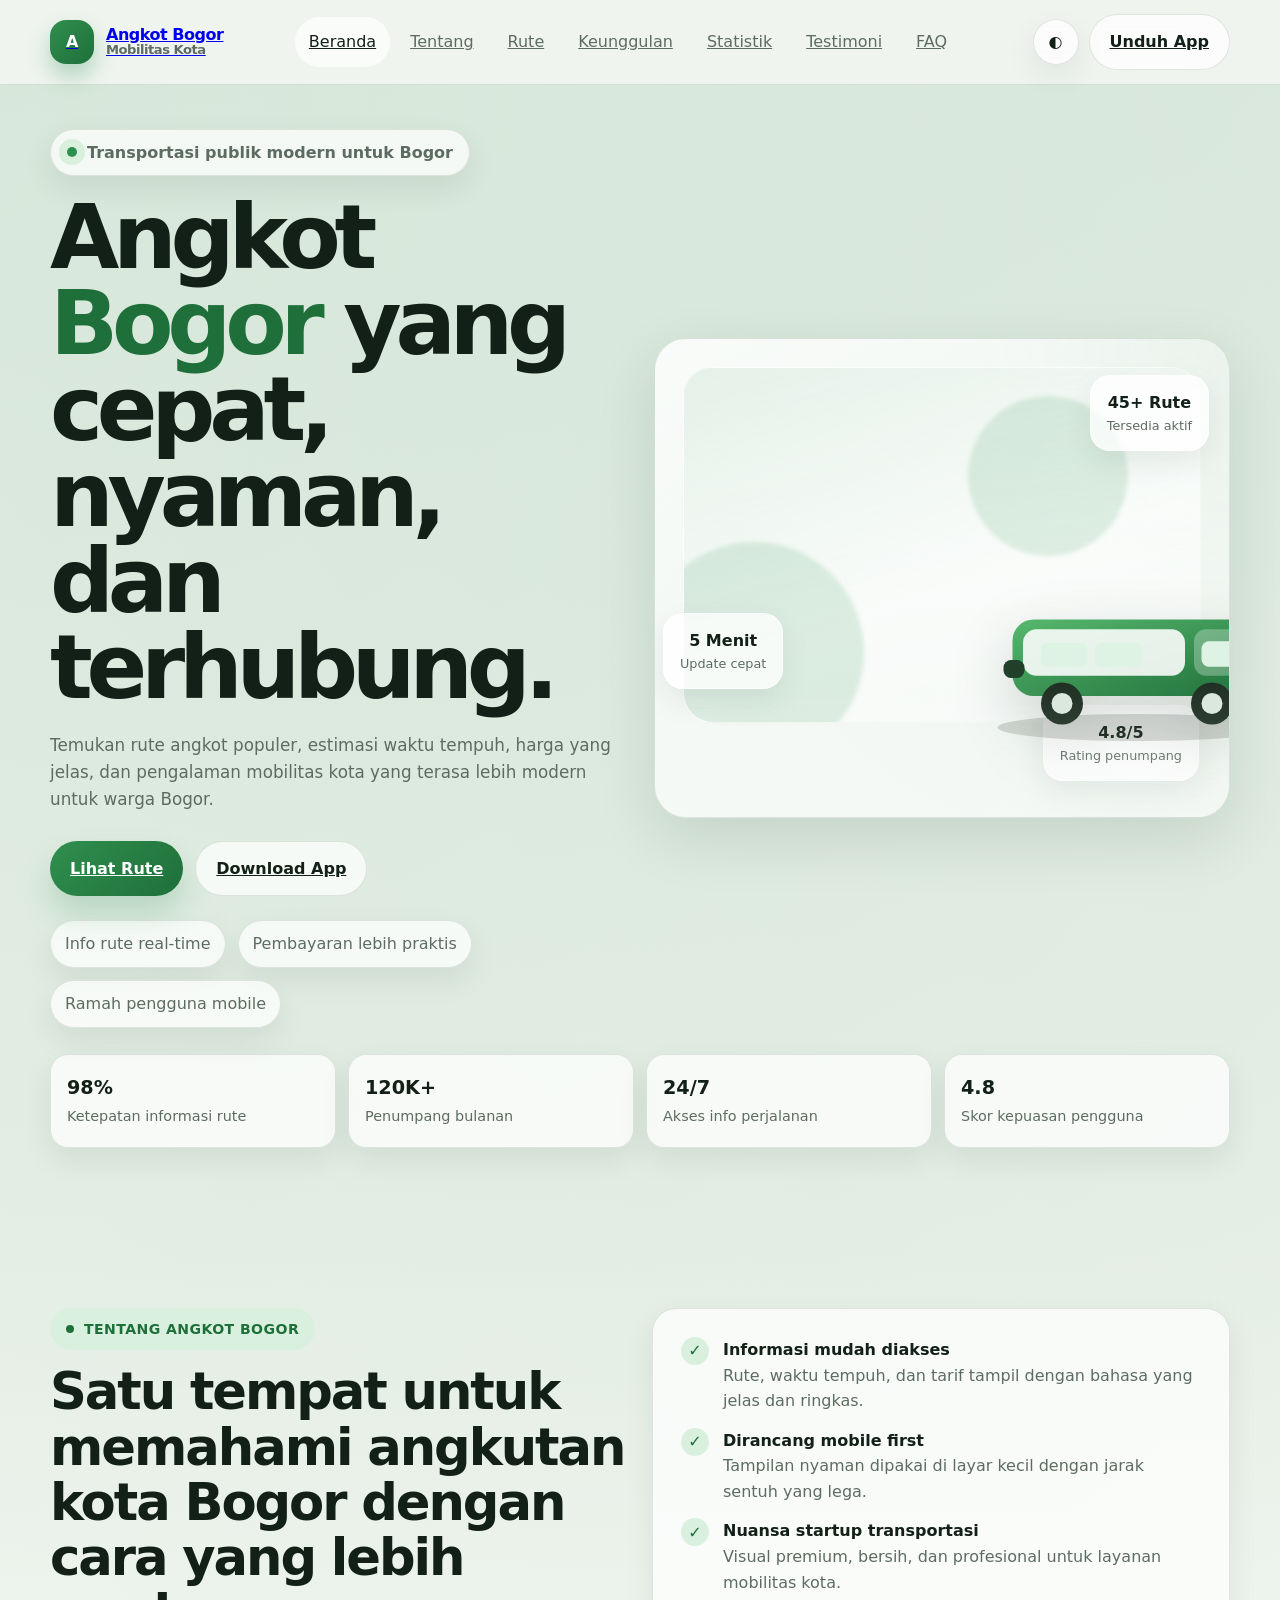
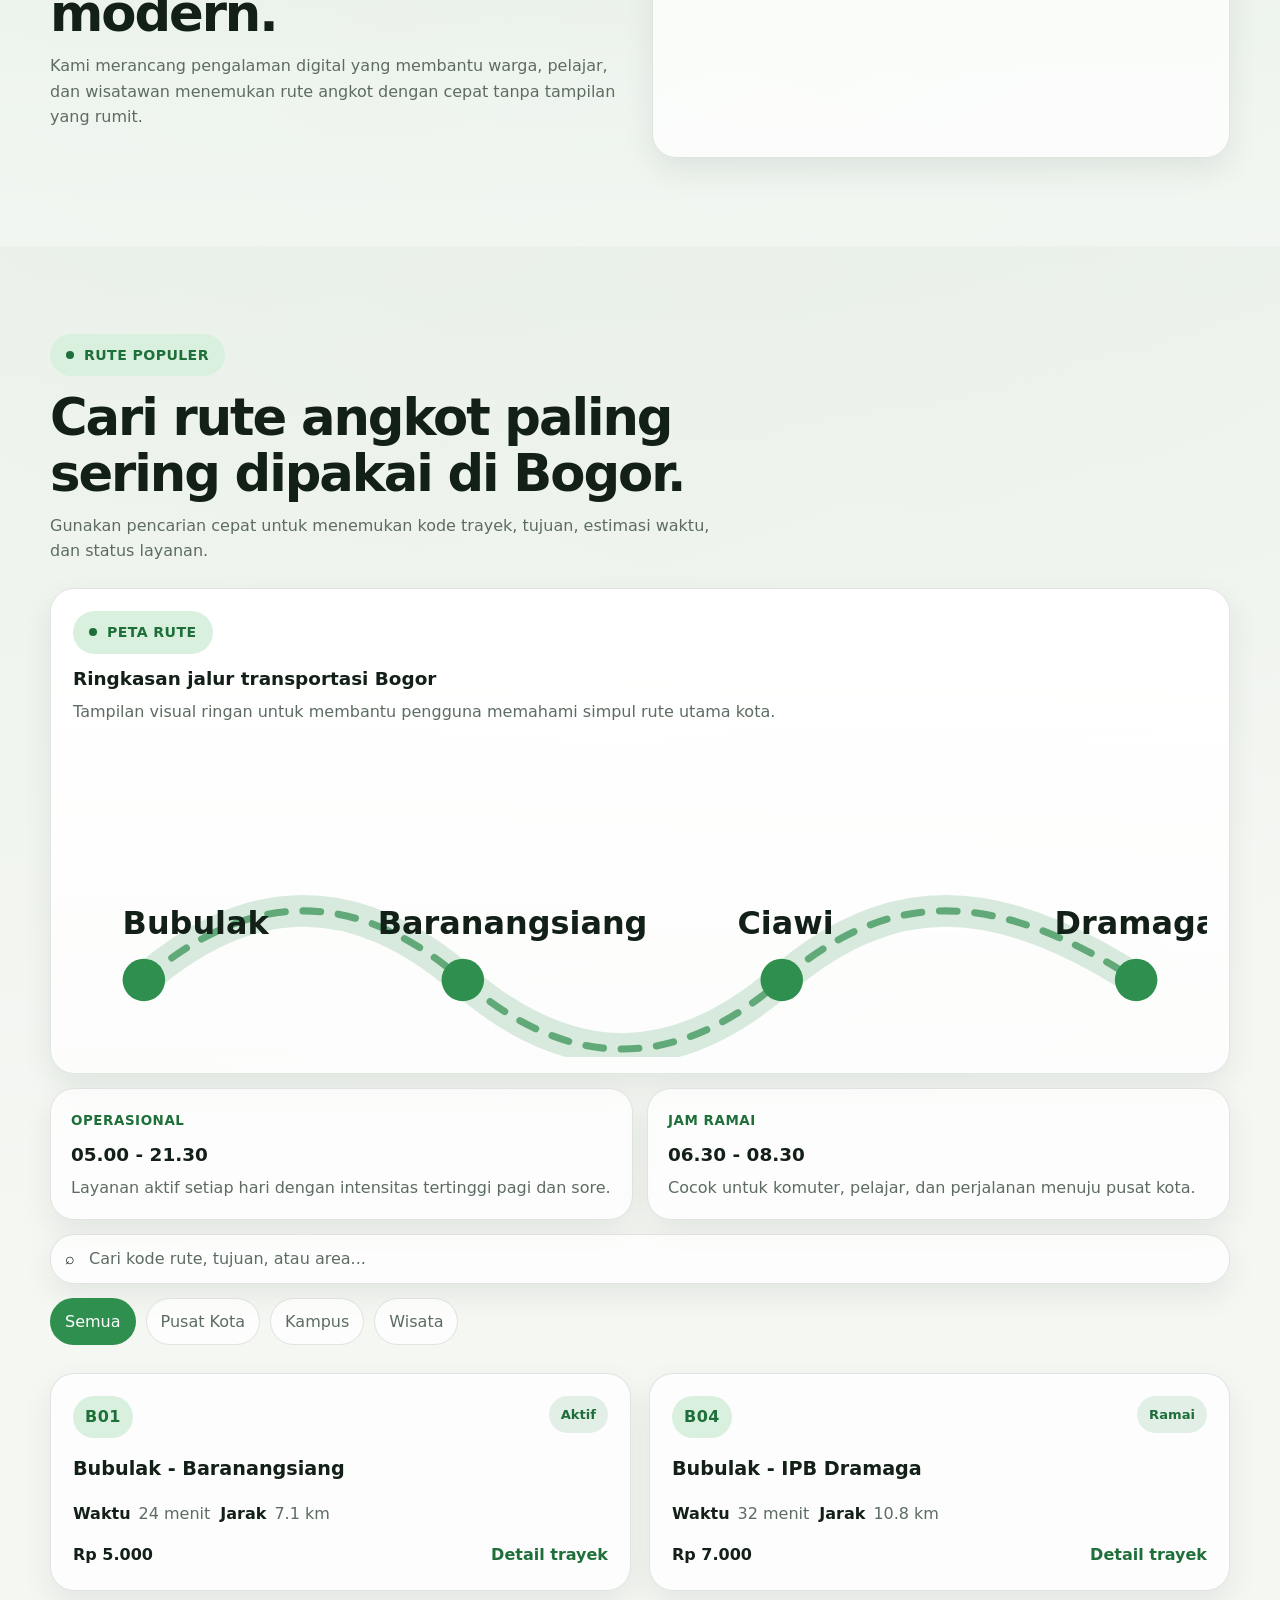
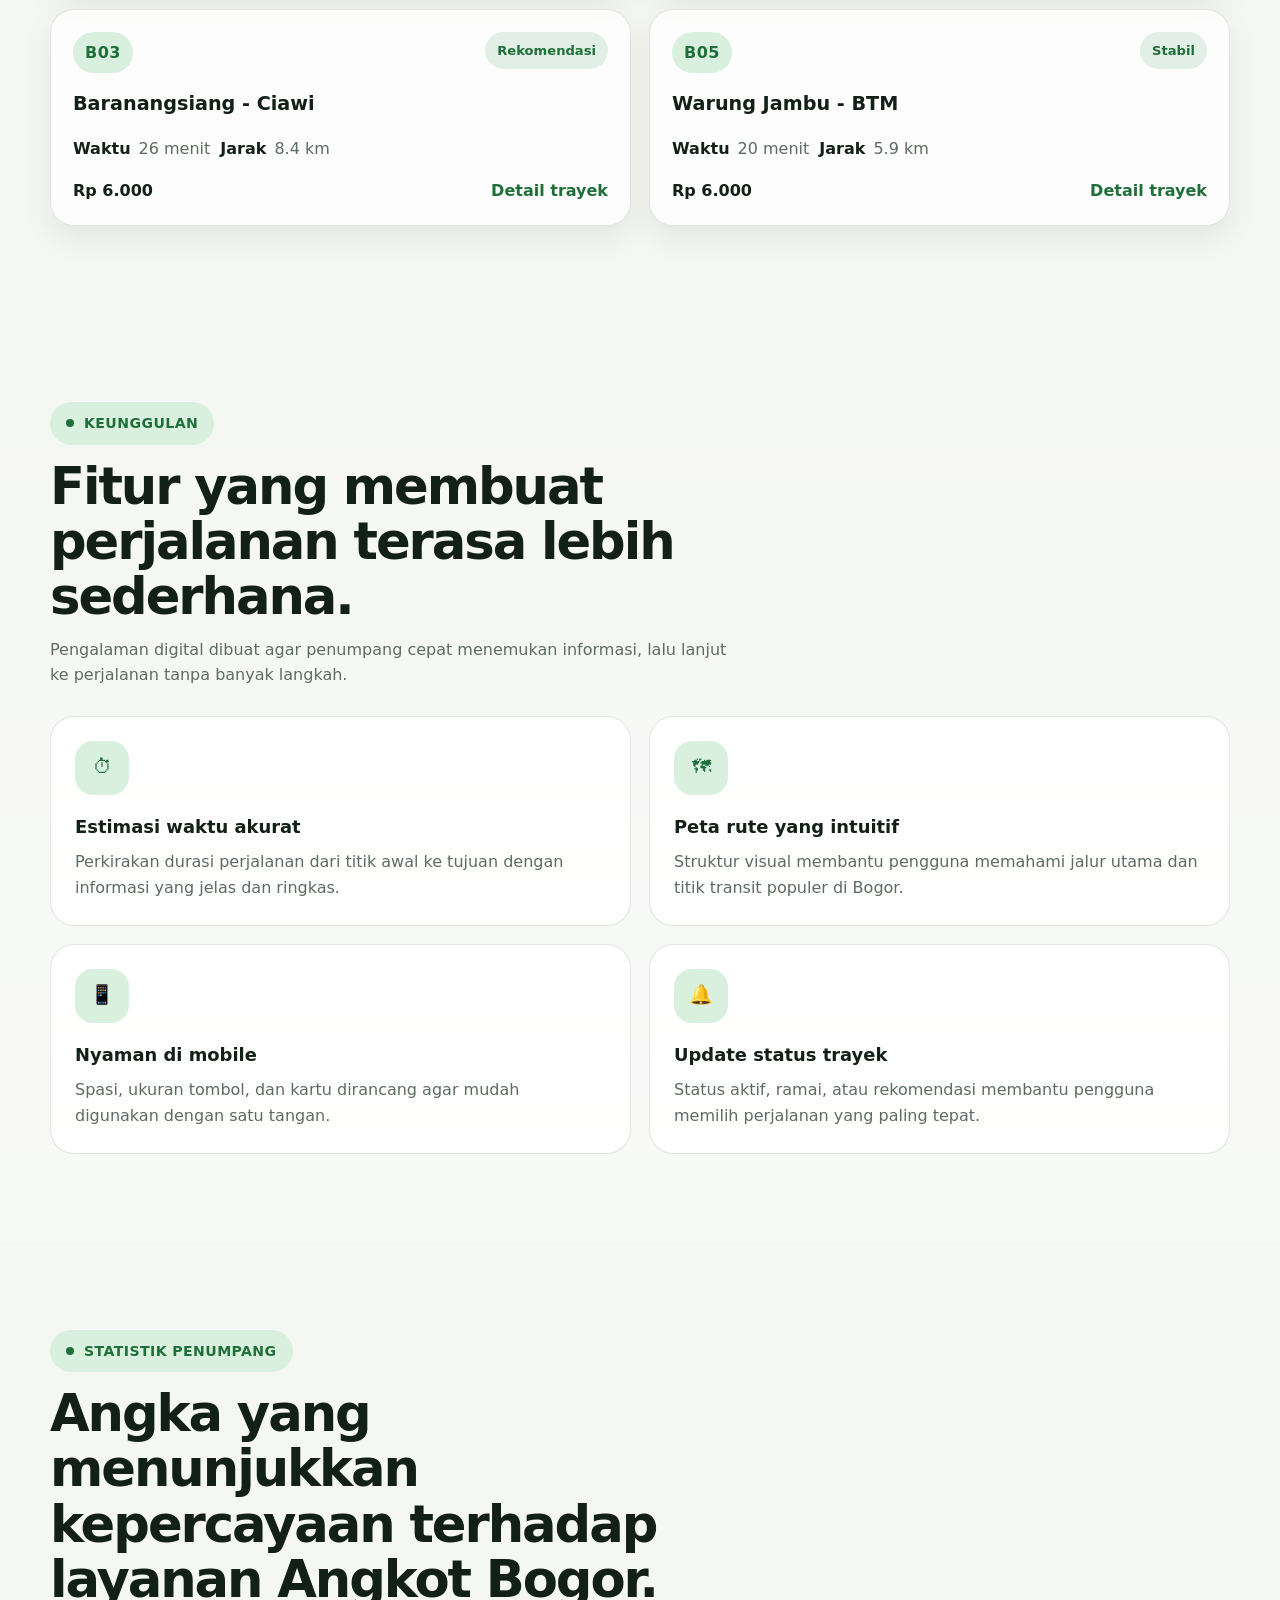
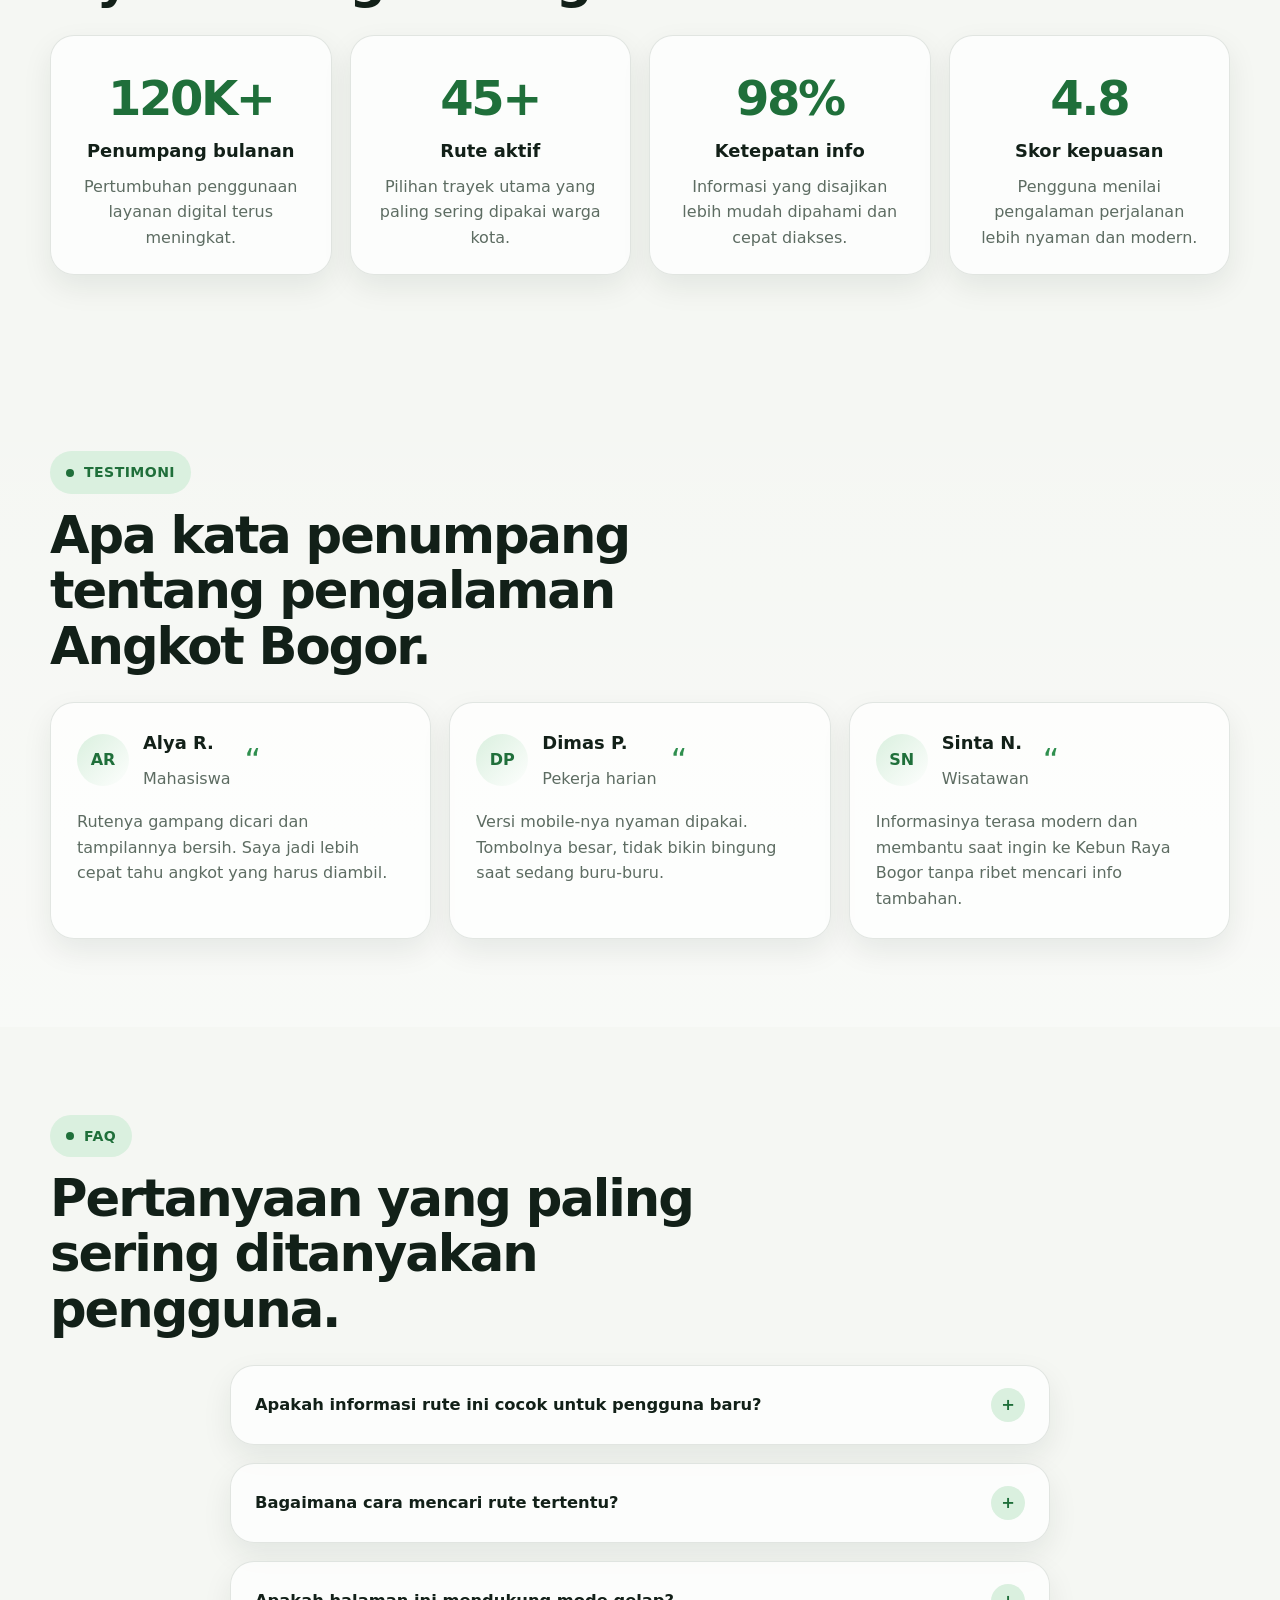
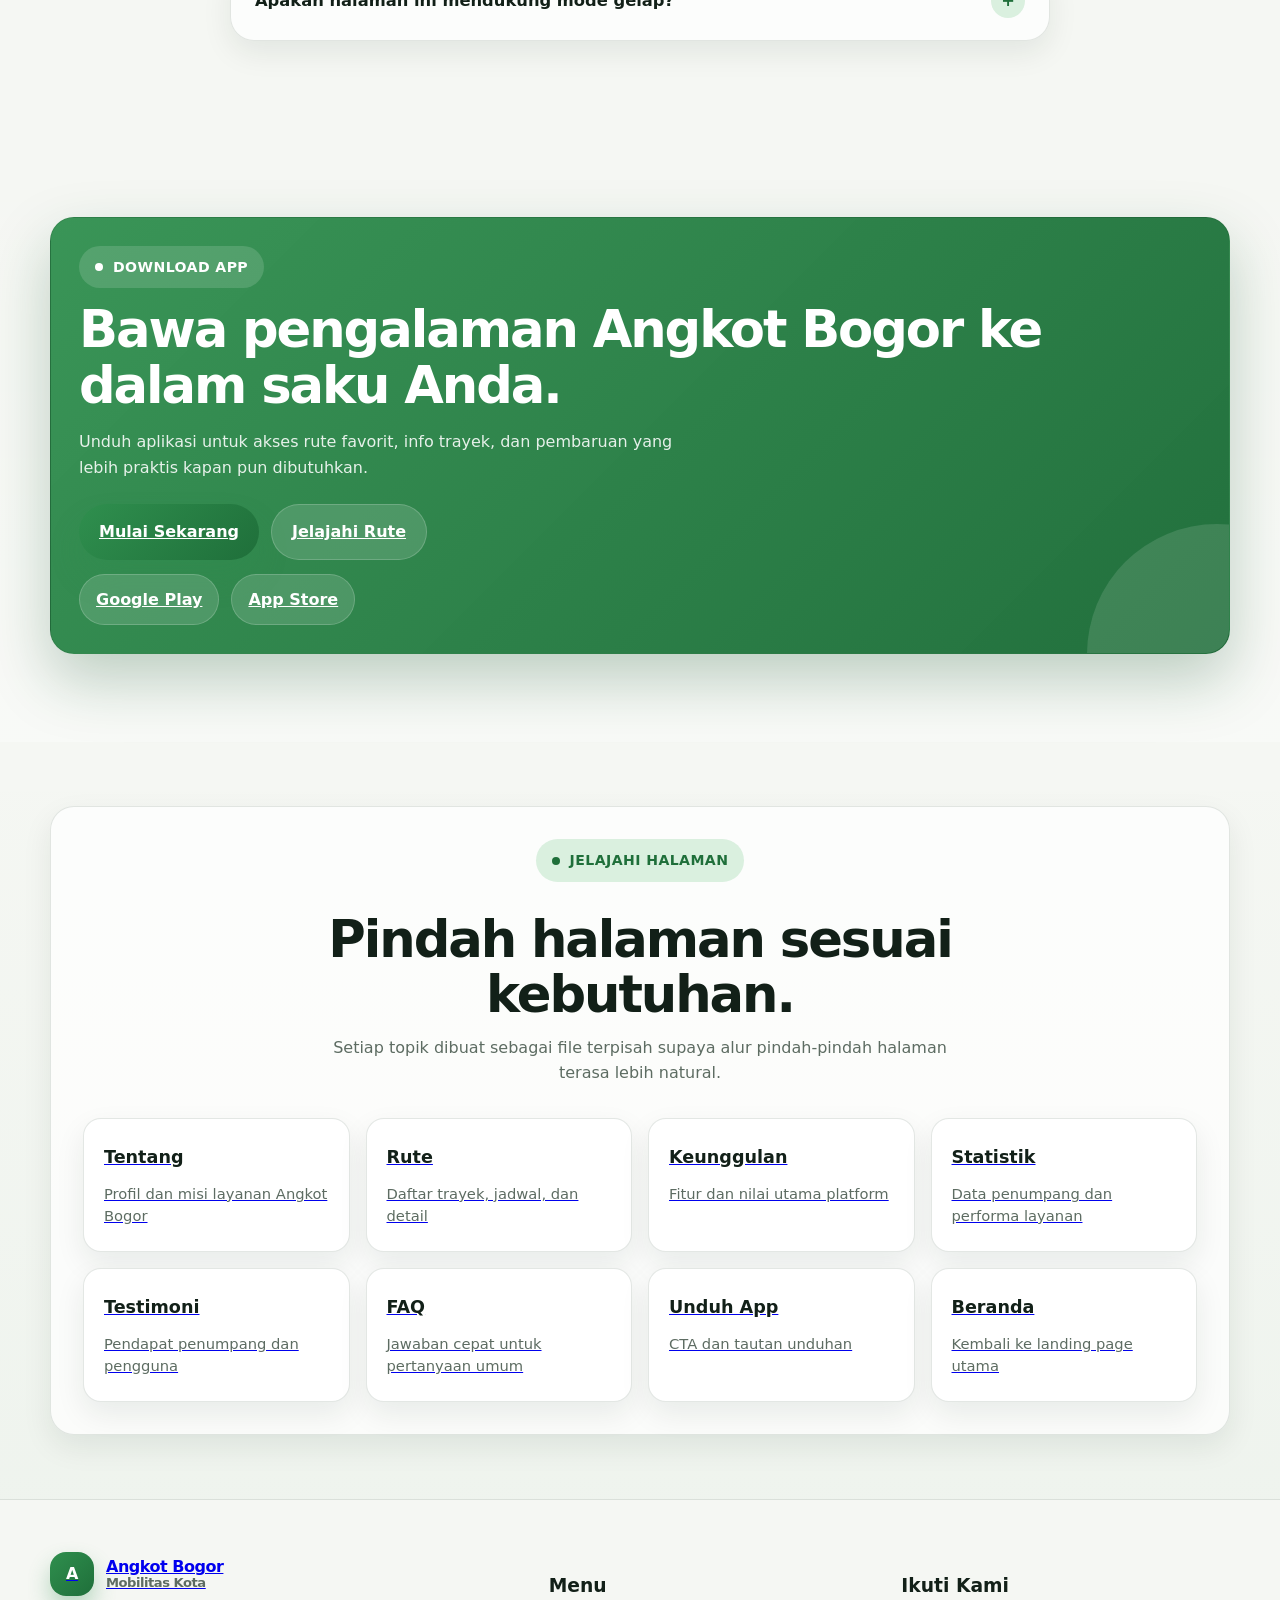
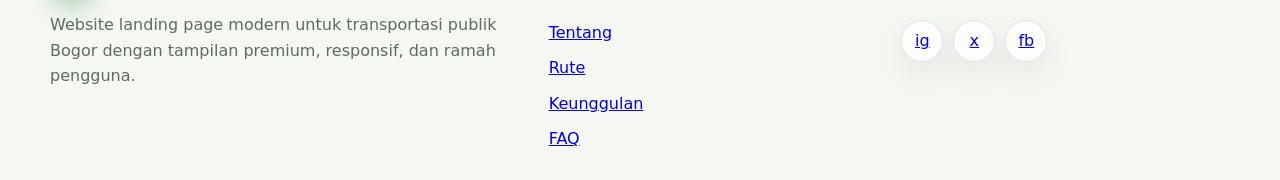
<file: index.html>
<!DOCTYPE html>
<html lang="id">
<head>
	<meta charset="UTF-8">
	<meta name="viewport" content="width=device-width, initial-scale=1.0">
	<meta name="description" content="Angkot Bogor - modern public transportation landing page with routes, features, testimonials, FAQ, and app download CTA.">
	<title>Angkot Bogor</title>
	<link rel="stylesheet" href="styles.css">
</head>
<body class="is-loading">
	<div class="loading-screen" data-loading-screen aria-hidden="true">
		<div class="loader" aria-label="Memuat halaman"><span></span></div>
	</div>

	<header class="site-header">
		<div class="container">
			<nav class="navbar" aria-label="Navigasi utama">
				<a class="brand" href="#home">
					<span class="brand-mark">A</span>
					<span class="brand-text"><span>Angkot Bogor</span><span>Mobilitas Kota</span></span>
				</a>

				<div class="nav-links" data-nav-links>
					<a href="#home">Beranda</a>
					<a href="#about">Tentang</a>
					<a href="#routes">Rute</a>
					<a href="#features">Keunggulan</a>
					<a href="#stats">Statistik</a>
					<a href="#testimonials">Testimoni</a>
					<a href="#faq">FAQ</a>
				</div>

				<div class="nav-actions">
					<button class="icon-button" type="button" data-theme-toggle aria-pressed="false" aria-label="Toggle dark mode">
						<span>◐</span>
					</button>
					<a class="secondary-button" href="#download">Unduh App</a>
					<button class="icon-button menu-toggle" type="button" data-menu-toggle aria-expanded="false" aria-label="Buka menu">
						<span>☰</span>
					</button>
				</div>
			</nav>
		</div>
	</header>

	<main>
		<section class="hero section" id="home">
			<div class="container hero-grid">
				<div class="hero-copy reveal" data-reveal data-parallax-fade="0.0014" data-parallax-min-opacity="0.58">
					<div class="hero-badge">Transportasi publik modern untuk Bogor</div>
					<h1 class="hero-title" data-hero-title data-parallax-speed="0.03">Angkot <span class="accent">Bogor</span> yang cepat, nyaman, dan terhubung.</h1>
					<p class="hero-text" data-hero-copy data-parallax-speed="0.05">Temukan rute angkot populer, estimasi waktu tempuh, harga yang jelas, dan pengalaman mobilitas kota yang terasa lebih modern untuk warga Bogor.</p>
					<div class="hero-actions" data-hero-actions data-parallax-speed="0.07">
						<a class="primary-button" href="#routes">Lihat Rute</a>
						<a class="secondary-button" href="#download">Download App</a>
					</div>
					<ul class="hero-points">
						<li>Info rute real-time</li>
						<li>Pembayaran lebih praktis</li>
						<li>Ramah pengguna mobile</li>
					</ul>
				</div>

				<div class="hero-visual reveal" data-reveal data-parallax-speed="0.04">
					<div class="hero-card" data-hero-stage data-parallax-speed="0.08">
						<div class="hero-graphic" data-parallax-speed="0.02"></div>
						<div class="hero-float one" data-parallax-speed="0.12">
							<strong>45+ Rute</strong>
							<span>Tersedia aktif</span>
						</div>
						<div class="hero-float two" data-parallax-speed="0.16">
							<strong>5 Menit</strong>
							<span>Update cepat</span>
						</div>
						<div class="hero-float three" data-parallax-speed="0.2">
							<strong>4.8/5</strong>
							<span>Rating penumpang</span>
						</div>
						<svg class="hero-vehicle" data-parallax-speed="0.1" viewBox="0 0 520 260" role="img" aria-label="Ilustrasi angkot Bogor modern">
							<defs>
								<linearGradient id="busBody" x1="0%" y1="0%" x2="100%" y2="100%">
									<stop offset="0%" stop-color="#56b86d" />
									<stop offset="100%" stop-color="#1f6f3a" />
								</linearGradient>
							</defs>
							<ellipse cx="260" cy="226" rx="186" ry="18" fill="rgba(13,26,18,0.16)" />
							<rect x="94" y="82" width="332" height="102" rx="28" fill="url(#busBody)" />
							<rect x="108" y="95" width="216" height="62" rx="18" fill="rgba(255,255,255,0.88)" />
							<rect x="336" y="95" width="72" height="62" rx="16" fill="rgba(255,255,255,0.28)" />
							<rect x="132" y="113" width="62" height="32" rx="8" fill="#dff3e4" />
							<rect x="204" y="113" width="62" height="32" rx="8" fill="#dff3e4" />
							<rect x="346" y="111" width="48" height="34" rx="10" fill="#dff3e4" />
							<rect x="390" y="104" width="14" height="58" rx="7" fill="#dff3e4" opacity="0.7" />
							<circle cx="160" cy="194" r="28" fill="#203024" />
							<circle cx="160" cy="194" r="14" fill="#dae8dc" />
							<circle cx="360" cy="194" r="28" fill="#203024" />
							<circle cx="360" cy="194" r="14" fill="#dae8dc" />
							<rect x="82" y="136" width="28" height="24" rx="10" fill="#20402a" />
							<rect x="396" y="136" width="22" height="24" rx="8" fill="#20402a" />
						</svg>
					</div>
				</div>
			</div>

			<div class="container">
				<div class="trust-strip reveal" data-reveal>
					<div class="trust-item"><strong>98%</strong><span>Ketepatan informasi rute</span></div>
					<div class="trust-item"><strong>120K+</strong><span>Penumpang bulanan</span></div>
					<div class="trust-item"><strong>24/7</strong><span>Akses info perjalanan</span></div>
					<div class="trust-item"><strong>4.8</strong><span>Skor kepuasan pengguna</span></div>
				</div>
			</div>
		</section>

		<section class="section section--soft" id="about">
			<div class="container grid-two">
				<div class="section-heading reveal" data-reveal>
					<span class="section-kicker">Tentang Angkot Bogor</span>
					<h2 class="section-title">Satu tempat untuk memahami angkutan kota Bogor dengan cara yang lebih modern.</h2>
					<p class="section-copy">Kami merancang pengalaman digital yang membantu warga, pelajar, dan wisatawan menemukan rute angkot dengan cepat tanpa tampilan yang rumit.</p>
				</div>

				<div class="about-panel reveal" data-reveal>
					<ul class="about-list">
						<li><span class="check">✓</span><div><strong>Informasi mudah diakses</strong><p class="section-copy">Rute, waktu tempuh, dan tarif tampil dengan bahasa yang jelas dan ringkas.</p></div></li>
						<li><span class="check">✓</span><div><strong>Dirancang mobile first</strong><p class="section-copy">Tampilan nyaman dipakai di layar kecil dengan jarak sentuh yang lega.</p></div></li>
						<li><span class="check">✓</span><div><strong>Nuansa startup transportasi</strong><p class="section-copy">Visual premium, bersih, dan profesional untuk layanan mobilitas kota.</p></div></li>
					</ul>
				</div>
			</div>
		</section>

		<section class="section" id="routes">
			<div class="container">
				<div class="section-header-row reveal" data-reveal>
					<div class="section-heading" style="margin-bottom: 0;">
						<span class="section-kicker">Rute Populer</span>
						<h2 class="section-title">Cari rute angkot paling sering dipakai di Bogor.</h2>
						<p class="section-copy">Gunakan pencarian cepat untuk menemukan kode trayek, tujuan, estimasi waktu, dan status layanan.</p>
					</div>
				</div>

				<div class="route-controls reveal" data-reveal>
					<div class="route-map-panel">
						<div class="route-map-copy">
							<span class="section-kicker">Peta Rute</span>
							<h3>Ringkasan jalur transportasi Bogor</h3>
							<p class="section-copy">Tampilan visual ringan untuk membantu pengguna memahami simpul rute utama kota.</p>
						</div>
						<svg class="route-map" viewBox="0 0 640 180" role="img" aria-label="Ringkasan jalur rute Angkot Bogor">
							<path d="M40 136 C100 84, 160 84, 220 136 S340 188, 400 136 S520 84, 600 136" fill="none" stroke="rgba(47,143,78,0.18)" stroke-width="18" stroke-linecap="round" />
							<path d="M40 136 C100 84, 160 84, 220 136 S340 188, 400 136 S520 84, 600 136" fill="none" stroke="rgba(47,143,78,0.7)" stroke-width="4" stroke-linecap="round" stroke-dasharray="10 10" />
							<circle cx="40" cy="136" r="12" fill="#2f8f4e" />
							<circle cx="220" cy="136" r="12" fill="#2f8f4e" />
							<circle cx="400" cy="136" r="12" fill="#2f8f4e" />
							<circle cx="600" cy="136" r="12" fill="#2f8f4e" />
							<text x="28" y="110" fill="currentColor" font-size="18" font-weight="700">Bubulak</text>
							<text x="172" y="110" fill="currentColor" font-size="18" font-weight="700">Baranangsiang</text>
							<text x="375" y="110" fill="currentColor" font-size="18" font-weight="700">Ciawi</text>
							<text x="554" y="110" fill="currentColor" font-size="18" font-weight="700">Dramaga</text>
						</svg>
					</div>
					<div class="schedule-strip">
						<div class="schedule-card">
							<span class="schedule-label">Operasional</span>
							<strong>05.00 - 21.30</strong>
							<p class="section-copy">Layanan aktif setiap hari dengan intensitas tertinggi pagi dan sore.</p>
						</div>
						<div class="schedule-card">
							<span class="schedule-label">Jam Ramai</span>
							<strong>06.30 - 08.30</strong>
							<p class="section-copy">Cocok untuk komuter, pelajar, dan perjalanan menuju pusat kota.</p>
						</div>
					</div>
					<label class="search-bar" for="route-search">
						<span aria-hidden="true">⌕</span>
						<input id="route-search" type="search" placeholder="Cari kode rute, tujuan, atau area..." data-route-search>
					</label>
					<div class="filter-pills" aria-label="Filter rute">
						<button class="filter-pill active" type="button" data-route-filter="all">Semua</button>
						<button class="filter-pill" type="button" data-route-filter="pusat">Pusat Kota</button>
						<button class="filter-pill" type="button" data-route-filter="kampus">Kampus</button>
						<button class="filter-pill" type="button" data-route-filter="wisata">Wisata</button>
					</div>
				</div>

				<div class="routes-grid">
					<article class="route-card reveal" data-reveal data-route-card data-route-category="pusat" data-route-keywords="b01 bubulak baranangsiang bogor pusat kota terminal kencana" data-route-code="B01" data-route-name="Bubulak - Baranangsiang" data-route-duration="24 menit" data-route-distance="7.1 km" data-route-price="Rp 5.000" data-route-status="Aktif" data-route-stops="Bubulak, Simpang Yasmin, Warung Jambu, Baranangsiang" data-route-hours="05.00 - 21.30">
						<div class="route-top">
							<span class="route-code">B01</span>
							<span class="route-status">Aktif</span>
						</div>
						<h3 class="route-title">Bubulak - Baranangsiang</h3>
						<div class="route-meta">
							<span><strong>Waktu</strong> 24 menit</span>
							<span><strong>Jarak</strong> 7.1 km</span>
						</div>
						<div class="route-footer">
							<span class="route-price">Rp 5.000</span>
							<button class="card-link route-detail-trigger" type="button" data-route-detail>Detail trayek</button>
						</div>
					</article>

					<article class="route-card reveal" data-reveal data-route-card data-route-category="kampus" data-route-keywords="b04 bubulak ipb dramaga kampus darmaga bogor" data-route-code="B04" data-route-name="Bubulak - IPB Dramaga" data-route-duration="32 menit" data-route-distance="10.8 km" data-route-price="Rp 7.000" data-route-status="Ramai" data-route-stops="Bubulak, Cifor, Dramaga, IPB Darmaga" data-route-hours="05.00 - 22.00">
						<div class="route-top">
							<span class="route-code">B04</span>
							<span class="route-status">Ramai</span>
						</div>
						<h3 class="route-title">Bubulak - IPB Dramaga</h3>
						<div class="route-meta">
							<span><strong>Waktu</strong> 32 menit</span>
							<span><strong>Jarak</strong> 10.8 km</span>
						</div>
						<div class="route-footer">
							<span class="route-price">Rp 7.000</span>
							<button class="card-link route-detail-trigger" type="button" data-route-detail>Detail trayek</button>
						</div>
					</article>

					<article class="route-card reveal" data-reveal data-route-card data-route-category="wisata" data-route-keywords="b03 baranangsiang ciawi bogor wisata tajur kebun raya" data-route-code="B03" data-route-name="Baranangsiang - Ciawi" data-route-duration="26 menit" data-route-distance="8.4 km" data-route-price="Rp 6.000" data-route-status="Rekomendasi" data-route-stops="Baranangsiang, Tajur, Sukasari, Ciawi" data-route-hours="05.30 - 21.00">
						<div class="route-top">
							<span class="route-code">B03</span>
							<span class="route-status">Rekomendasi</span>
						</div>
						<h3 class="route-title">Baranangsiang - Ciawi</h3>
						<div class="route-meta">
							<span><strong>Waktu</strong> 26 menit</span>
							<span><strong>Jarak</strong> 8.4 km</span>
						</div>
						<div class="route-footer">
							<span class="route-price">Rp 6.000</span>
							<button class="card-link route-detail-trigger" type="button" data-route-detail>Detail trayek</button>
						</div>
					</article>

					<article class="route-card reveal" data-reveal data-route-card data-route-category="pusat" data-route-keywords="b05 warung jambu btm pusat kota bogor tajur" data-route-code="B05" data-route-name="Warung Jambu - BTM" data-route-duration="20 menit" data-route-distance="5.9 km" data-route-price="Rp 6.000" data-route-status="Stabil" data-route-stops="Warung Jambu, Tegal Gundil, Suryakencana, BTM" data-route-hours="05.00 - 21.30">
						<div class="route-top">
							<span class="route-code">B05</span>
							<span class="route-status">Stabil</span>
						</div>
						<h3 class="route-title">Warung Jambu - BTM</h3>
						<div class="route-meta">
							<span><strong>Waktu</strong> 20 menit</span>
							<span><strong>Jarak</strong> 5.9 km</span>
						</div>
						<div class="route-footer">
							<span class="route-price">Rp 6.000</span>
							<button class="card-link route-detail-trigger" type="button" data-route-detail>Detail trayek</button>
						</div>
					</article>
				</div>
			</div>
		</section>

		<section class="section section--soft" id="features">
			<div class="container">
				<div class="section-heading reveal" data-reveal>
					<span class="section-kicker">Keunggulan</span>
					<h2 class="section-title">Fitur yang membuat perjalanan terasa lebih sederhana.</h2>
					<p class="section-copy">Pengalaman digital dibuat agar penumpang cepat menemukan informasi, lalu lanjut ke perjalanan tanpa banyak langkah.</p>
				</div>

				<div class="features-grid">
					<article class="feature-card reveal" data-reveal>
						<div class="feature-icon">⏱</div>
						<h3>Estimasi waktu akurat</h3>
						<p>Perkirakan durasi perjalanan dari titik awal ke tujuan dengan informasi yang jelas dan ringkas.</p>
					</article>
					<article class="feature-card reveal" data-reveal>
						<div class="feature-icon">🗺</div>
						<h3>Peta rute yang intuitif</h3>
						<p>Struktur visual membantu pengguna memahami jalur utama dan titik transit populer di Bogor.</p>
					</article>
					<article class="feature-card reveal" data-reveal>
						<div class="feature-icon">📱</div>
						<h3>Nyaman di mobile</h3>
						<p>Spasi, ukuran tombol, dan kartu dirancang agar mudah digunakan dengan satu tangan.</p>
					</article>
					<article class="feature-card reveal" data-reveal>
						<div class="feature-icon">🔔</div>
						<h3>Update status trayek</h3>
						<p>Status aktif, ramai, atau rekomendasi membantu pengguna memilih perjalanan yang paling tepat.</p>
					</article>
				</div>
			</div>
		</section>

		<section class="section" id="stats">
			<div class="container">
				<div class="section-heading reveal" data-reveal>
					<span class="section-kicker">Statistik Penumpang</span>
					<h2 class="section-title">Angka yang menunjukkan kepercayaan terhadap layanan Angkot Bogor.</h2>
				</div>

				<div class="stats-grid">
					<article class="stat-card reveal" data-reveal>
						<span class="stat-number" data-counter="120" data-suffix="K+">0</span>
						<h3>Penumpang bulanan</h3>
						<p class="stat-label">Pertumbuhan penggunaan layanan digital terus meningkat.</p>
					</article>
					<article class="stat-card reveal" data-reveal>
						<span class="stat-number" data-counter="45" data-suffix="+">0</span>
						<h3>Rute aktif</h3>
						<p class="stat-label">Pilihan trayek utama yang paling sering dipakai warga kota.</p>
					</article>
					<article class="stat-card reveal" data-reveal>
						<span class="stat-number" data-counter="98" data-suffix="%">0</span>
						<h3>Ketepatan info</h3>
						<p class="stat-label">Informasi yang disajikan lebih mudah dipahami dan cepat diakses.</p>
					</article>
					<article class="stat-card reveal" data-reveal>
						<span class="stat-number" data-counter="4" data-suffix=".8">0</span>
						<h3>Skor kepuasan</h3>
						<p class="stat-label">Pengguna menilai pengalaman perjalanan lebih nyaman dan modern.</p>
					</article>
				</div>
			</div>
		</section>

		<section class="section section--soft" id="testimonials">
			<div class="container">
				<div class="section-heading reveal" data-reveal>
					<span class="section-kicker">Testimoni</span>
					<h2 class="section-title">Apa kata penumpang tentang pengalaman Angkot Bogor.</h2>
				</div>

				<div class="testimonials-grid">
					<article class="testimonial-card reveal" data-reveal>
						<div class="testimonial-top">
							<div class="avatar">AR</div>
							<div>
								<h3>Alya R.</h3>
								<p>Mahasiswa</p>
							</div>
							<div class="quote-mark">“</div>
						</div>
						<p>Rutenya gampang dicari dan tampilannya bersih. Saya jadi lebih cepat tahu angkot yang harus diambil.</p>
					</article>

					<article class="testimonial-card reveal" data-reveal>
						<div class="testimonial-top">
							<div class="avatar">DP</div>
							<div>
								<h3>Dimas P.</h3>
								<p>Pekerja harian</p>
							</div>
							<div class="quote-mark">“</div>
						</div>
						<p>Versi mobile-nya nyaman dipakai. Tombolnya besar, tidak bikin bingung saat sedang buru-buru.</p>
					</article>

					<article class="testimonial-card reveal" data-reveal>
						<div class="testimonial-top">
							<div class="avatar">SN</div>
							<div>
								<h3>Sinta N.</h3>
								<p>Wisatawan</p>
							</div>
							<div class="quote-mark">“</div>
						</div>
						<p>Informasinya terasa modern dan membantu saat ingin ke Kebun Raya Bogor tanpa ribet mencari info tambahan.</p>
					</article>
				</div>
			</div>
		</section>

		<section class="section" id="faq">
			<div class="container">
				<div class="section-heading reveal" data-reveal>
					<span class="section-kicker">FAQ</span>
					<h2 class="section-title">Pertanyaan yang paling sering ditanyakan pengguna.</h2>
				</div>

				<div class="faq-grid">
					<div class="faq-item reveal" data-reveal data-faq-item>
						<button class="faq-trigger" type="button">
							<span>Apakah informasi rute ini cocok untuk pengguna baru?</span>
							<span class="faq-icon">+</span>
						</button>
						<div class="faq-content">
							<p>Ya, semua kartu rute dibuat ringkas dan mudah dibaca agar penumpang baru bisa langsung menemukan tujuan yang sesuai.</p>
						</div>
					</div>

					<div class="faq-item reveal" data-reveal data-faq-item>
						<button class="faq-trigger" type="button">
							<span>Bagaimana cara mencari rute tertentu?</span>
							<span class="faq-icon">+</span>
						</button>
						<div class="faq-content">
							<p>Gunakan kolom pencarian untuk mengetik kode trayek, nama tujuan, atau area yang ingin dituju.</p>
						</div>
					</div>

					<div class="faq-item reveal" data-reveal data-faq-item>
						<button class="faq-trigger" type="button">
							<span>Apakah halaman ini mendukung mode gelap?</span>
							<span class="faq-icon">+</span>
						</button>
						<div class="faq-content">
							<p>Ya, terdapat toggle mode gelap yang menyimpan pilihan pengguna agar tampilan tetap nyaman saat dibuka kembali.</p>
						</div>
					</div>
				</div>
			</div>
		</section>

		<section class="section section--soft" id="download">
			<div class="container">
				<div class="cta-card reveal" data-reveal>
					<span class="section-kicker" style="background: rgba(255,255,255,0.14); color: #fff;">Download App</span>
					<h2 class="section-title">Bawa pengalaman Angkot Bogor ke dalam saku Anda.</h2>
					<p>Unduh aplikasi untuk akses rute favorit, info trayek, dan pembaruan yang lebih praktis kapan pun dibutuhkan.</p>
					<div class="cta-actions">
						<a class="primary-button" href="#home">Mulai Sekarang</a>
						<a class="secondary-button" href="#routes">Jelajahi Rute</a>
					</div>
					<div class="cta-stores">
						<a class="store-button" href="https://play.google.com" target="_blank" rel="noreferrer">Google Play</a>
						<a class="store-button" href="https://www.apple.com/app-store/" target="_blank" rel="noreferrer">App Store</a>
					</div>
				</div>
			</div>
		</section>
	</main>

	<section class="page-switch-section">
		<div class="container">
			<div class="page-switch-card reveal" data-reveal>
				<span class="section-kicker">Jelajahi Halaman</span>
				<h2 class="section-title">Pindah halaman sesuai kebutuhan.</h2>
				<p class="section-copy">Setiap topik dibuat sebagai file terpisah supaya alur pindah-pindah halaman terasa lebih natural.</p>
				<div class="page-switch-grid">
					<a class="page-switch-link" href="about.html"><strong>Tentang</strong><span>Profil dan misi layanan Angkot Bogor</span></a>
					<a class="page-switch-link" href="routes.html"><strong>Rute</strong><span>Daftar trayek, jadwal, dan detail</span></a>
					<a class="page-switch-link" href="features.html"><strong>Keunggulan</strong><span>Fitur dan nilai utama platform</span></a>
					<a class="page-switch-link" href="stats.html"><strong>Statistik</strong><span>Data penumpang dan performa layanan</span></a>
					<a class="page-switch-link" href="testimonials.html"><strong>Testimoni</strong><span>Pendapat penumpang dan pengguna</span></a>
					<a class="page-switch-link" href="faq.html"><strong>FAQ</strong><span>Jawaban cepat untuk pertanyaan umum</span></a>
					<a class="page-switch-link" href="download.html"><strong>Unduh App</strong><span>CTA dan tautan unduhan</span></a>
					<a class="page-switch-link" href="index.html"><strong>Beranda</strong><span>Kembali ke landing page utama</span></a>
				</div>
			</div>
		</div>
	</section>

	<footer class="site-footer">
		<div class="container footer-grid">
			<div class="footer-brand">
				<a class="brand" href="#home">
					<span class="brand-mark">A</span>
					<span class="brand-text"><span>Angkot Bogor</span><span>Mobilitas Kota</span></span>
				</a>
				<p class="footer-note">Website landing page modern untuk transportasi publik Bogor dengan tampilan premium, responsif, dan ramah pengguna.</p>
			</div>

			<div>
				<h3>Menu</h3>
				<ul class="footer-links">
					<li><a href="#about">Tentang</a></li>
					<li><a href="#routes">Rute</a></li>
					<li><a href="#features">Keunggulan</a></li>
					<li><a href="#faq">FAQ</a></li>
				</ul>
			</div>

			<div>
				<h3>Ikuti Kami</h3>
				<ul class="social-links">
					<li><a href="https://instagram.com" target="_blank" rel="noreferrer" aria-label="Instagram">ig</a></li>
					<li><a href="https://x.com" target="_blank" rel="noreferrer" aria-label="X">x</a></li>
					<li><a href="https://facebook.com" target="_blank" rel="noreferrer" aria-label="Facebook">fb</a></li>
				</ul>
			</div>
		</div>
	</footer>

	<div class="route-modal" data-route-modal aria-hidden="true">
		<div class="route-modal-backdrop" data-route-modal-close></div>
		<div class="route-modal-panel" role="dialog" aria-modal="true" aria-labelledby="route-modal-title">
			<button class="route-modal-close" type="button" data-route-modal-close aria-label="Tutup detail trayek">×</button>
			<span class="route-modal-code" data-route-modal-code>B01</span>
			<h3 id="route-modal-title" data-route-modal-title>Bubulak - Baranangsiang</h3>
			<p class="section-copy" data-route-modal-summary>Trayek utama yang menghubungkan kawasan barat Bogor ke pusat mobilitas kota.</p>
			<div class="route-modal-grid">
				<div><span>Durasi</span><strong data-route-modal-duration>24 menit</strong></div>
				<div><span>Jarak</span><strong data-route-modal-distance>7.1 km</strong></div>
				<div><span>Tarif</span><strong data-route-modal-price>Rp 5.000</strong></div>
				<div><span>Operasional</span><strong data-route-modal-hours>05.00 - 21.30</strong></div>
			</div>
			<div class="route-modal-stops">
				<h4>Halte / titik populer</h4>
				<p data-route-modal-stops>Bubulak, Simpang Yasmin, Warung Jambu, Baranangsiang</p>
			</div>
			<a class="primary-button" href="#download">Lihat panduan lengkap</a>
		</div>
	</div>

	<button class="scroll-top" type="button" data-scroll-top aria-label="Kembali ke atas">↑</button>

	<script src="script.js"></script>
</body>
</html>
</file>
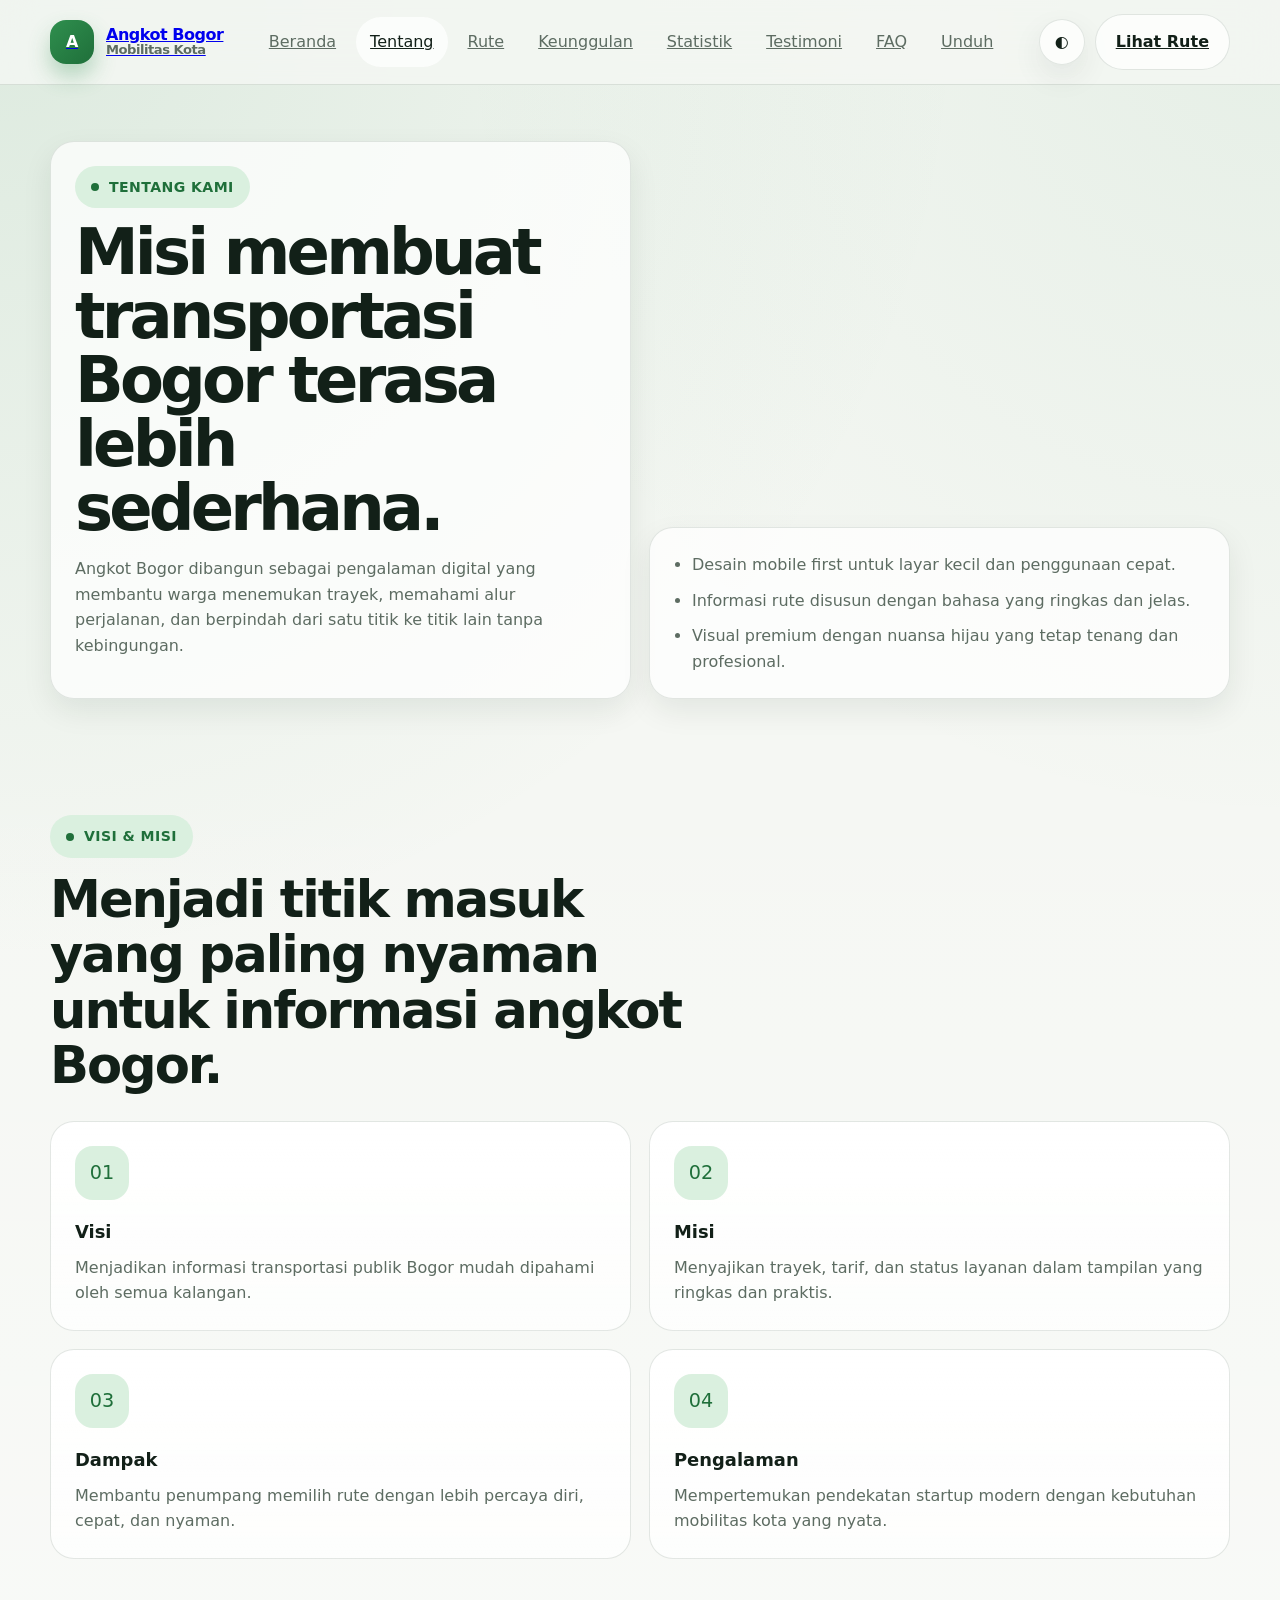
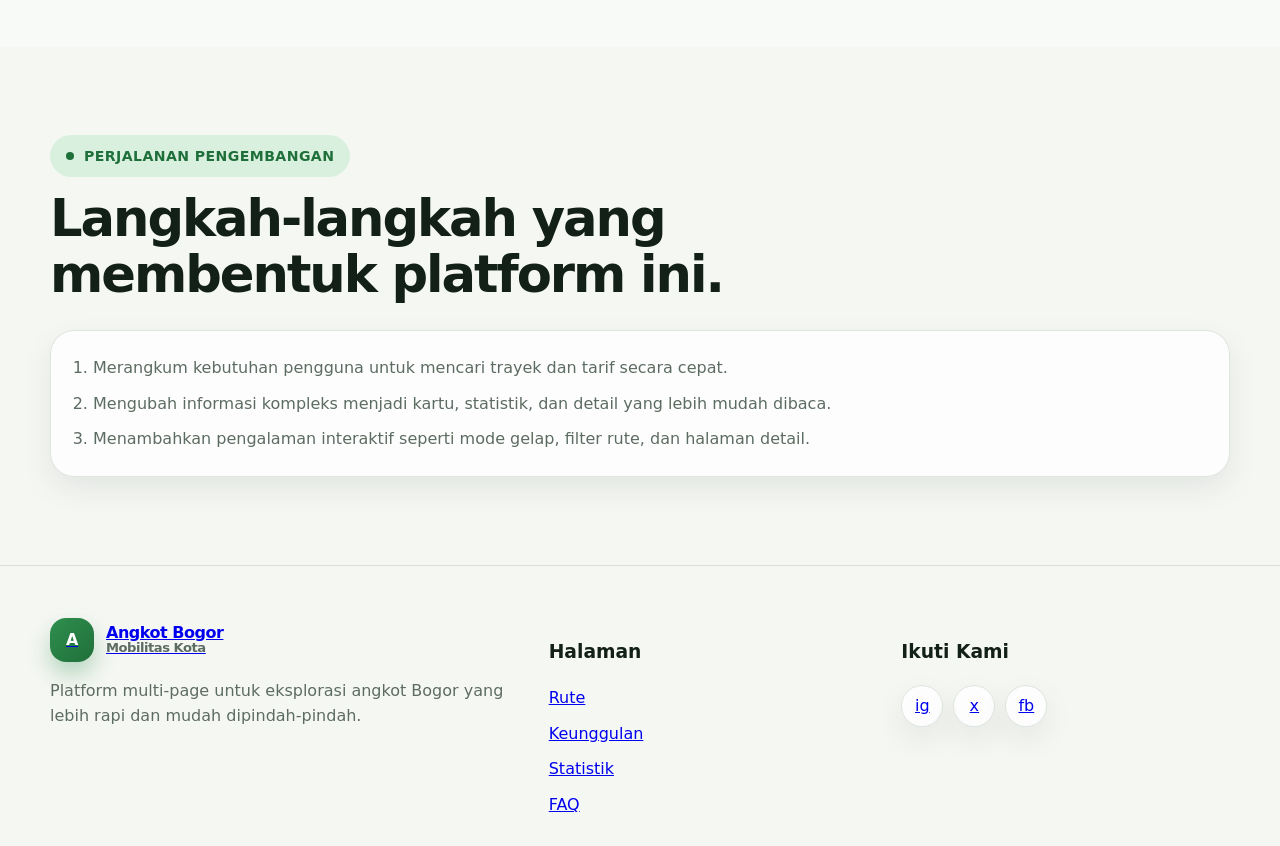
<file: about.html>
<!DOCTYPE html>
<html lang="id">
<head>
  <meta charset="UTF-8">
  <meta name="viewport" content="width=device-width, initial-scale=1.0">
  <meta name="description" content="Tentang Angkot Bogor - profil, misi, dan arah pengembangan layanan mobilitas kota.">
  <title>Tentang - Angkot Bogor</title>
  <link rel="stylesheet" href="styles.css">
</head>
<body class="is-loading">
  <div class="loading-screen" data-loading-screen aria-hidden="true">
    <div class="loader" aria-label="Memuat halaman"><span></span></div>
  </div>

  <header class="site-header">
    <div class="container">
      <nav class="navbar" aria-label="Navigasi halaman">
        <a class="brand" href="index.html">
          <span class="brand-mark">A</span>
          <span class="brand-text"><span>Angkot Bogor</span><span>Mobilitas Kota</span></span>
        </a>
        <div class="nav-links" data-nav-links>
          <a href="index.html">Beranda</a>
          <a href="about.html">Tentang</a>
          <a href="routes.html">Rute</a>
          <a href="features.html">Keunggulan</a>
          <a href="stats.html">Statistik</a>
          <a href="testimonials.html">Testimoni</a>
          <a href="faq.html">FAQ</a>
          <a href="download.html">Unduh</a>
        </div>
        <div class="nav-actions">
          <button class="icon-button" type="button" data-theme-toggle aria-pressed="false" aria-label="Toggle dark mode"><span>◐</span></button>
          <a class="secondary-button" href="routes.html">Lihat Rute</a>
          <button class="icon-button menu-toggle" type="button" data-menu-toggle aria-expanded="false" aria-label="Buka menu"><span>☰</span></button>
        </div>
      </nav>
    </div>
  </header>

  <main>
    <section class="page-hero">
      <div class="container page-hero-grid">
        <div class="page-hero-card reveal" data-reveal>
          <span class="section-kicker">Tentang Kami</span>
          <h1 class="page-hero-title">Misi membuat transportasi Bogor terasa lebih sederhana.</h1>
          <p>Angkot Bogor dibangun sebagai pengalaman digital yang membantu warga menemukan trayek, memahami alur perjalanan, dan berpindah dari satu titik ke titik lain tanpa kebingungan.</p>
        </div>
        <div class="page-panel reveal" data-reveal>
          <ul class="page-list">
            <li>Desain mobile first untuk layar kecil dan penggunaan cepat.</li>
            <li>Informasi rute disusun dengan bahasa yang ringkas dan jelas.</li>
            <li>Visual premium dengan nuansa hijau yang tetap tenang dan profesional.</li>
          </ul>
        </div>
      </div>
    </section>

    <section class="section section--soft">
      <div class="container">
        <div class="section-heading reveal" data-reveal>
          <span class="section-kicker">Visi & Misi</span>
          <h2 class="section-title">Menjadi titik masuk yang paling nyaman untuk informasi angkot Bogor.</h2>
        </div>
        <div class="features-grid">
          <article class="feature-card reveal" data-reveal>
            <div class="feature-icon">01</div>
            <h3>Visi</h3>
            <p>Menjadikan informasi transportasi publik Bogor mudah dipahami oleh semua kalangan.</p>
          </article>
          <article class="feature-card reveal" data-reveal>
            <div class="feature-icon">02</div>
            <h3>Misi</h3>
            <p>Menyajikan trayek, tarif, dan status layanan dalam tampilan yang ringkas dan praktis.</p>
          </article>
          <article class="feature-card reveal" data-reveal>
            <div class="feature-icon">03</div>
            <h3>Dampak</h3>
            <p>Membantu penumpang memilih rute dengan lebih percaya diri, cepat, dan nyaman.</p>
          </article>
          <article class="feature-card reveal" data-reveal>
            <div class="feature-icon">04</div>
            <h3>Pengalaman</h3>
            <p>Mempertemukan pendekatan startup modern dengan kebutuhan mobilitas kota yang nyata.</p>
          </article>
        </div>
      </div>
    </section>

    <section class="section">
      <div class="container">
        <div class="section-heading reveal" data-reveal>
          <span class="section-kicker">Perjalanan Pengembangan</span>
          <h2 class="section-title">Langkah-langkah yang membentuk platform ini.</h2>
        </div>
        <div class="page-panel reveal" data-reveal>
          <ol class="page-list">
            <li>Merangkum kebutuhan pengguna untuk mencari trayek dan tarif secara cepat.</li>
            <li>Mengubah informasi kompleks menjadi kartu, statistik, dan detail yang lebih mudah dibaca.</li>
            <li>Menambahkan pengalaman interaktif seperti mode gelap, filter rute, dan halaman detail.</li>
          </ol>
        </div>
      </div>
    </section>
  </main>

  <footer class="site-footer">
    <div class="container footer-grid">
      <div class="footer-brand">
        <a class="brand" href="index.html"><span class="brand-mark">A</span><span class="brand-text"><span>Angkot Bogor</span><span>Mobilitas Kota</span></span></a>
        <p class="footer-note">Platform multi-page untuk eksplorasi angkot Bogor yang lebih rapi dan mudah dipindah-pindah.</p>
      </div>
      <div>
        <h3>Halaman</h3>
        <ul class="footer-links">
          <li><a href="routes.html">Rute</a></li>
          <li><a href="features.html">Keunggulan</a></li>
          <li><a href="stats.html">Statistik</a></li>
          <li><a href="faq.html">FAQ</a></li>
        </ul>
      </div>
      <div>
        <h3>Ikuti Kami</h3>
        <ul class="social-links">
          <li><a href="https://instagram.com" target="_blank" rel="noreferrer" aria-label="Instagram">ig</a></li>
          <li><a href="https://x.com" target="_blank" rel="noreferrer" aria-label="X">x</a></li>
          <li><a href="https://facebook.com" target="_blank" rel="noreferrer" aria-label="Facebook">fb</a></li>
        </ul>
      </div>
    </div>
  </footer>

  <button class="scroll-top" type="button" data-scroll-top aria-label="Kembali ke atas">↑</button>
  <script src="script.js"></script>
</body>
</html>
</file>
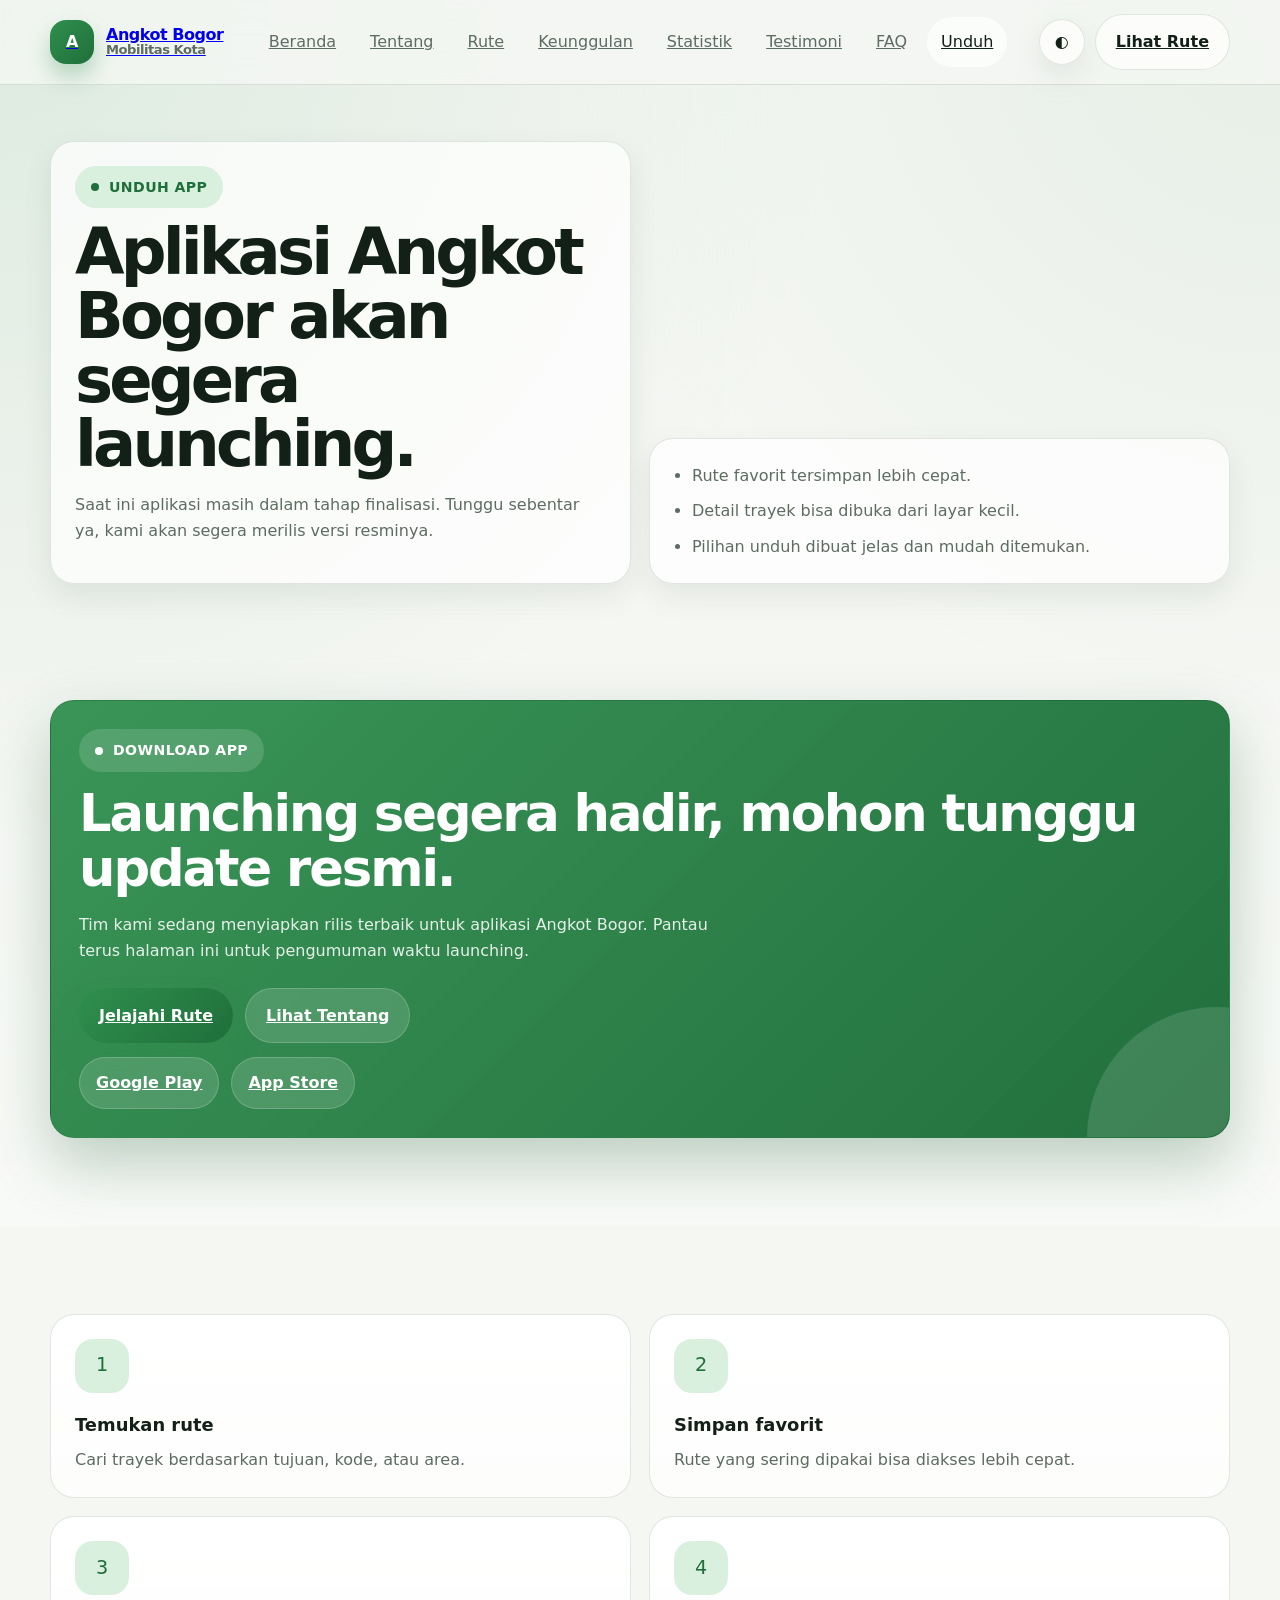
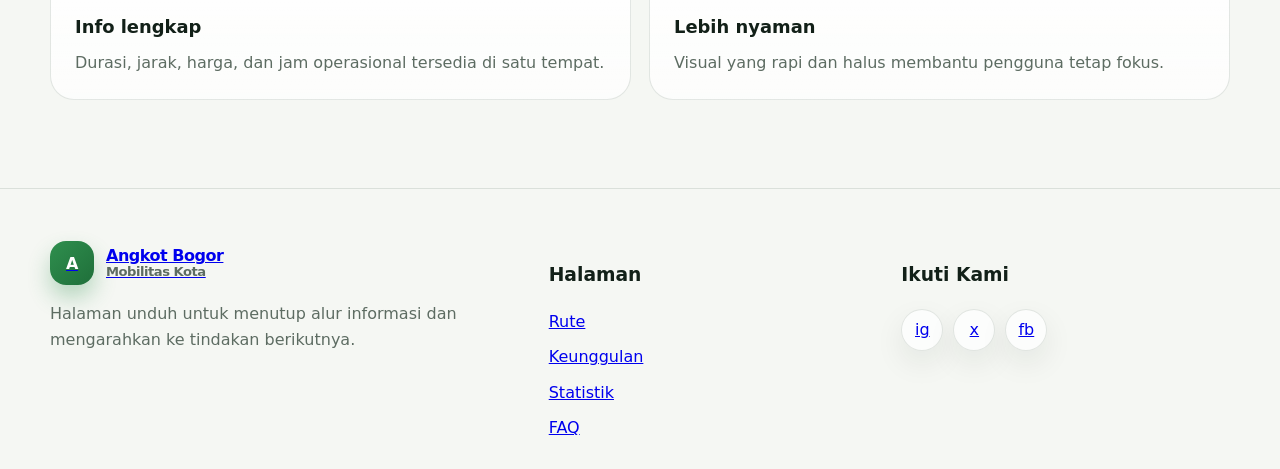
<file: download.html>
<!DOCTYPE html>
<html lang="id">
<head>
  <meta charset="UTF-8">
  <meta name="viewport" content="width=device-width, initial-scale=1.0">
  <meta name="description" content="Unduh aplikasi Angkot Bogor untuk akses rute dan trayek yang lebih praktis.">
  <title>Unduh - Angkot Bogor</title>
  <link rel="stylesheet" href="styles.css">
</head>
<body class="is-loading">
  <div class="loading-screen" data-loading-screen aria-hidden="true"><div class="loader" aria-label="Memuat halaman"><span></span></div></div>
  <header class="site-header">
    <div class="container">
      <nav class="navbar" aria-label="Navigasi halaman">
        <a class="brand" href="index.html"><span class="brand-mark">A</span><span class="brand-text"><span>Angkot Bogor</span><span>Mobilitas Kota</span></span></a>
        <div class="nav-links" data-nav-links>
          <a href="index.html">Beranda</a><a href="about.html">Tentang</a><a href="routes.html">Rute</a><a href="features.html">Keunggulan</a><a href="stats.html">Statistik</a><a href="testimonials.html">Testimoni</a><a href="faq.html">FAQ</a><a href="download.html">Unduh</a>
        </div>
        <div class="nav-actions">
          <button class="icon-button" type="button" data-theme-toggle aria-pressed="false" aria-label="Toggle dark mode"><span>◐</span></button>
          <a class="secondary-button" href="routes.html">Lihat Rute</a>
          <button class="icon-button menu-toggle" type="button" data-menu-toggle aria-expanded="false" aria-label="Buka menu"><span>☰</span></button>
        </div>
      </nav>
    </div>
  </header>
  <main>
    <section class="page-hero">
      <div class="container page-hero-grid">
        <div class="page-hero-card reveal" data-reveal>
          <span class="section-kicker">Unduh App</span>
          <h1 class="page-hero-title">Aplikasi Angkot Bogor akan segera launching.</h1>
          <p>Saat ini aplikasi masih dalam tahap finalisasi. Tunggu sebentar ya, kami akan segera merilis versi resminya.</p>
        </div>
        <div class="page-panel reveal" data-reveal>
          <ul class="page-list">
            <li>Rute favorit tersimpan lebih cepat.</li>
            <li>Detail trayek bisa dibuka dari layar kecil.</li>
            <li>Pilihan unduh dibuat jelas dan mudah ditemukan.</li>
          </ul>
        </div>
      </div>
    </section>
    <section class="section section--soft">
      <div class="container">
        <div class="cta-card reveal" data-reveal>
          <span class="section-kicker" style="background: rgba(255,255,255,0.14); color: #fff;">Download App</span>
          <h2 class="section-title">Launching segera hadir, mohon tunggu update resmi.</h2>
          <p>Tim kami sedang menyiapkan rilis terbaik untuk aplikasi Angkot Bogor. Pantau terus halaman ini untuk pengumuman waktu launching.</p>
          <div class="cta-actions"><a class="primary-button" href="routes.html">Jelajahi Rute</a><a class="secondary-button" href="about.html">Lihat Tentang</a></div>
          <div class="cta-stores"><a class="store-button" href="https://play.google.com" target="_blank" rel="noreferrer">Google Play</a><a class="store-button" href="https://www.apple.com/app-store/" target="_blank" rel="noreferrer">App Store</a></div>
        </div>
      </div>
    </section>
    <section class="section">
      <div class="container">
        <div class="features-grid">
          <article class="feature-card reveal" data-reveal><div class="feature-icon">1</div><h3>Temukan rute</h3><p>Cari trayek berdasarkan tujuan, kode, atau area.</p></article>
          <article class="feature-card reveal" data-reveal><div class="feature-icon">2</div><h3>Simpan favorit</h3><p>Rute yang sering dipakai bisa diakses lebih cepat.</p></article>
          <article class="feature-card reveal" data-reveal><div class="feature-icon">3</div><h3>Info lengkap</h3><p>Durasi, jarak, harga, dan jam operasional tersedia di satu tempat.</p></article>
          <article class="feature-card reveal" data-reveal><div class="feature-icon">4</div><h3>Lebih nyaman</h3><p>Visual yang rapi dan halus membantu pengguna tetap fokus.</p></article>
        </div>
      </div>
    </section>
  </main>
  <footer class="site-footer">
    <div class="container footer-grid">
      <div class="footer-brand"><a class="brand" href="index.html"><span class="brand-mark">A</span><span class="brand-text"><span>Angkot Bogor</span><span>Mobilitas Kota</span></span></a><p class="footer-note">Halaman unduh untuk menutup alur informasi dan mengarahkan ke tindakan berikutnya.</p></div>
      <div><h3>Halaman</h3><ul class="footer-links"><li><a href="routes.html">Rute</a></li><li><a href="features.html">Keunggulan</a></li><li><a href="stats.html">Statistik</a></li><li><a href="faq.html">FAQ</a></li></ul></div>
      <div><h3>Ikuti Kami</h3><ul class="social-links"><li><a href="https://instagram.com" target="_blank" rel="noreferrer" aria-label="Instagram">ig</a></li><li><a href="https://x.com" target="_blank" rel="noreferrer" aria-label="X">x</a></li><li><a href="https://facebook.com" target="_blank" rel="noreferrer" aria-label="Facebook">fb</a></li></ul></div>
    </div>
  </footer>
  <button class="scroll-top" type="button" data-scroll-top aria-label="Kembali ke atas">↑</button>
  <script src="script.js"></script>
</body>
</html>
</file>
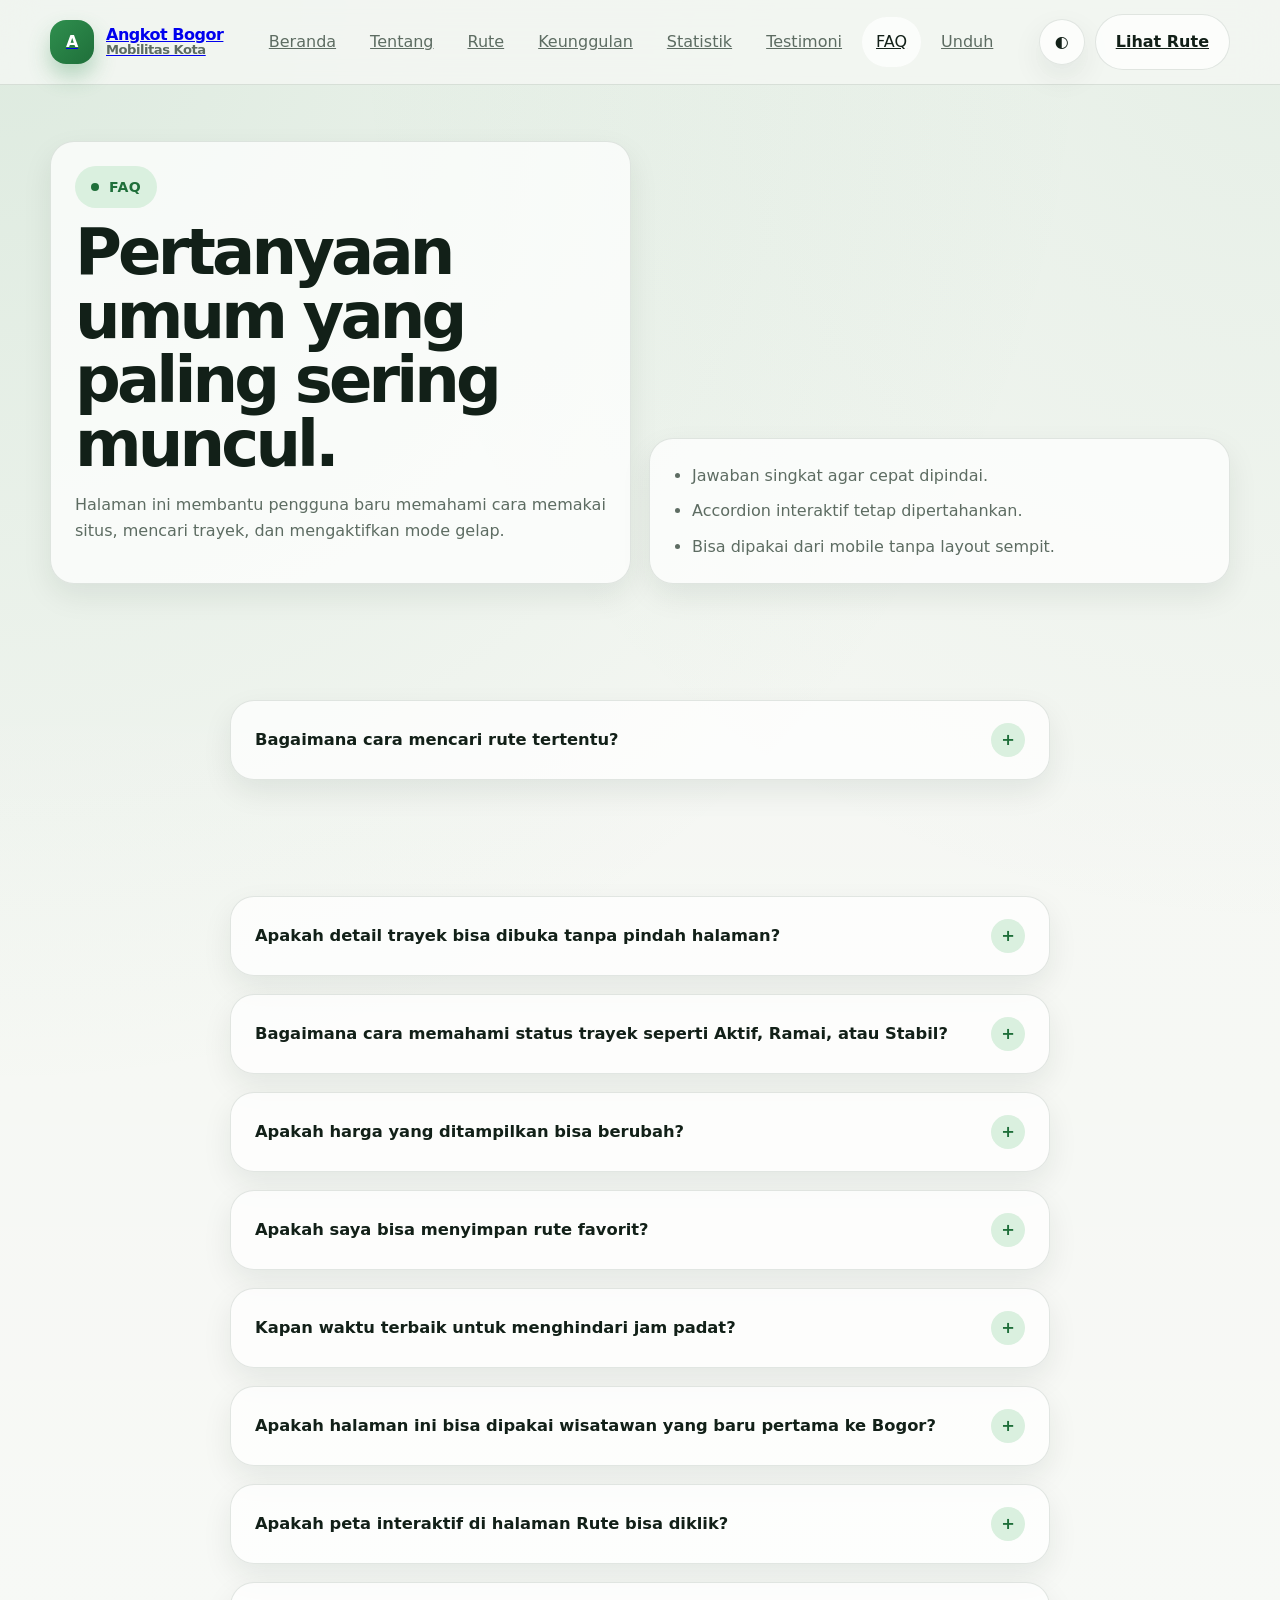
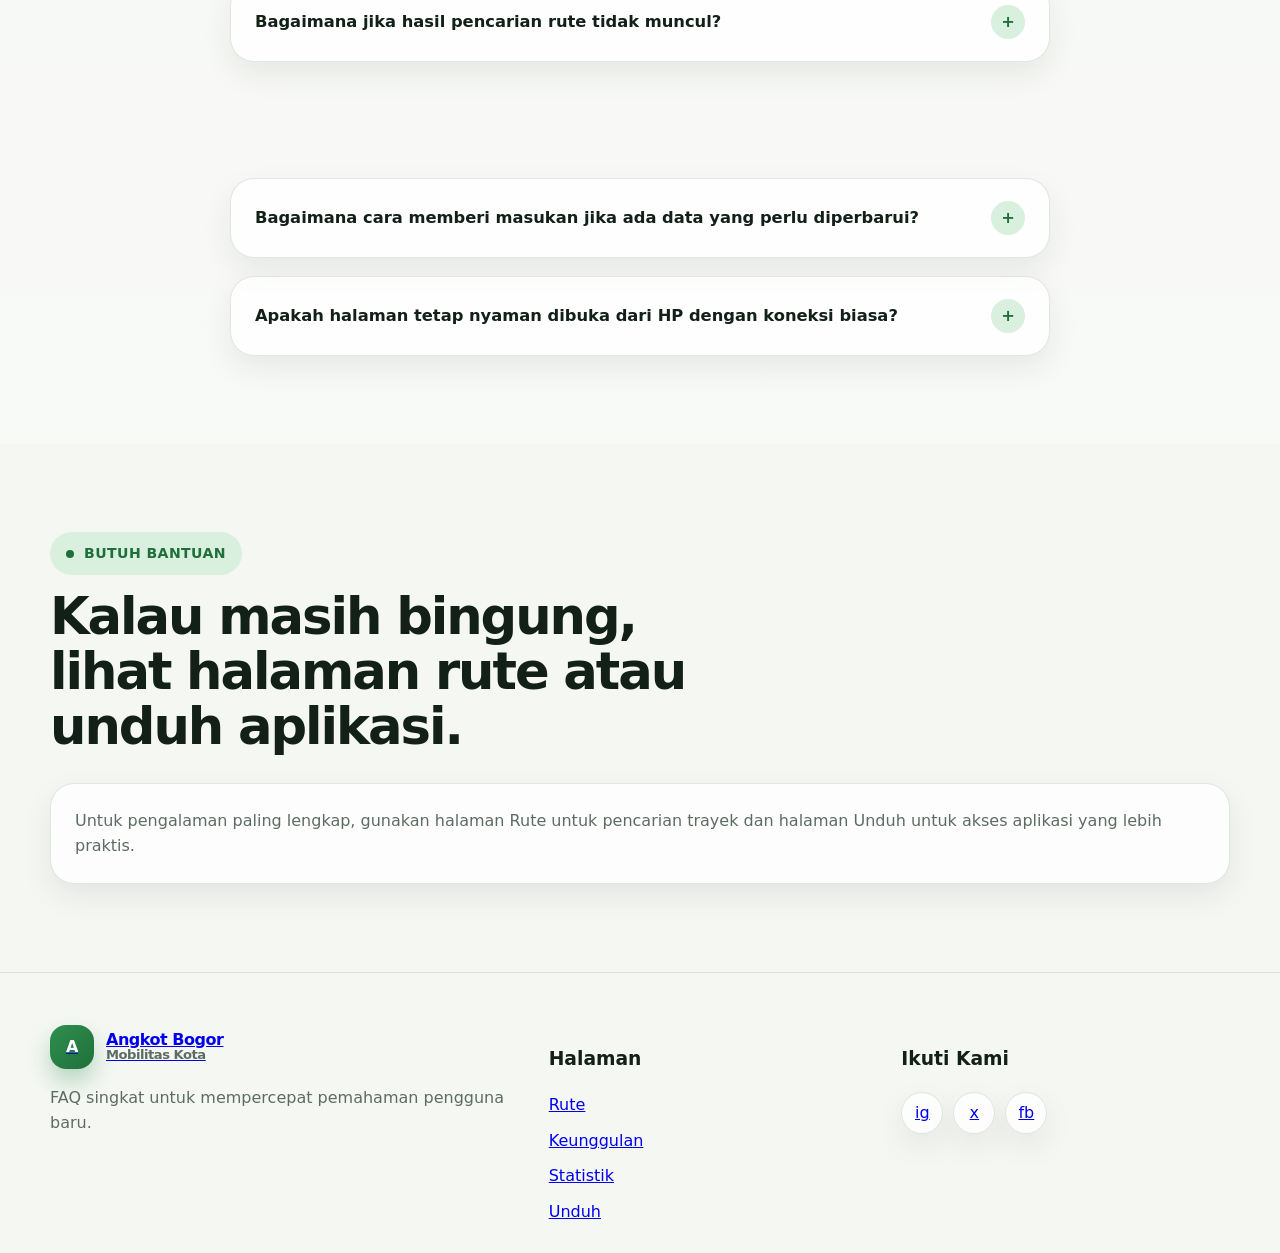
<file: faq.html>
<!DOCTYPE html>
<html lang="id">
<head>
  <meta charset="UTF-8">
  <meta name="viewport" content="width=device-width, initial-scale=1.0">
  <meta name="description" content="FAQ Angkot Bogor - pertanyaan umum tentang trayek, mode gelap, dan pencarian rute.">
  <title>FAQ - Angkot Bogor</title>
  <link rel="stylesheet" href="styles.css">
</head>
<body class="is-loading">
  <div class="loading-screen" data-loading-screen aria-hidden="true"><div class="loader" aria-label="Memuat halaman"><span></span></div></div>
  <header class="site-header">
    <div class="container">
      <nav class="navbar" aria-label="Navigasi halaman">
        <a class="brand" href="index.html"><span class="brand-mark">A</span><span class="brand-text"><span>Angkot Bogor</span><span>Mobilitas Kota</span></span></a>
        <div class="nav-links" data-nav-links>
          <a href="index.html">Beranda</a><a href="about.html">Tentang</a><a href="routes.html">Rute</a><a href="features.html">Keunggulan</a><a href="stats.html">Statistik</a><a href="testimonials.html">Testimoni</a><a href="faq.html">FAQ</a><a href="download.html">Unduh</a>
        </div>
        <div class="nav-actions">
          <button class="icon-button" type="button" data-theme-toggle aria-pressed="false" aria-label="Toggle dark mode"><span>◐</span></button>
          <a class="secondary-button" href="routes.html">Lihat Rute</a>
          <button class="icon-button menu-toggle" type="button" data-menu-toggle aria-expanded="false" aria-label="Buka menu"><span>☰</span></button>
        </div>
      </nav>
    </div>
  </header>
  <main>
    <section class="page-hero">
      <div class="container page-hero-grid">
        <div class="page-hero-card reveal" data-reveal>
          <span class="section-kicker">FAQ</span>
          <h1 class="page-hero-title">Pertanyaan umum yang paling sering muncul.</h1>
          <p>Halaman ini membantu pengguna baru memahami cara memakai situs, mencari trayek, dan mengaktifkan mode gelap.</p>
        </div>
        <div class="page-panel reveal" data-reveal>
          <ul class="page-list">
            <li>Jawaban singkat agar cepat dipindai.</li>
            <li>Accordion interaktif tetap dipertahankan.</li>
            <li>Bisa dipakai dari mobile tanpa layout sempit.</li>
          </ul>
        </div>
      </div>
    </section>
    <section class="section section--soft">
      <div class="container">
        <div class="faq-grid">
          <div class="faq-item reveal" data-reveal data-faq-item><button class="faq-trigger" type="button"><span>Bagaimana cara mencari rute tertentu?</span><span class="faq-icon">+</span></button><div class="faq-content"><p>Gunakan halaman Rute, lalu ketik nama area, tujuan, atau kode trayek pada kolom pencarian.</p></div></div>
          <div class="faq-item reveal" data-reveal data-faq-item><button class="faq-trigger" type="button"><span>Apakah situs ini mendukung mode gelap?</span><span class="faq-icon">+</span></button><div class="faq-content"><p>Ya. Toggle tema ada di bagian atas dan pilihannya disimpan otomatis di perangkat.</p></div></div>
          <div class="faq-item reveal" data-reveal data-faq-item><button class="faq-trigger" type="button"><span>Apakah detail trayek bisa dibuka tanpa pindah halaman?</span><span class="faq-icon">+</span></button><div class="faq-content"><p>Bisa. Di halaman Rute tersedia modal detail trayek yang menampilkan kode, harga, jam operasional, dan titik populer.</p></div></div>
          <div class="faq-item reveal" data-reveal data-faq-item><button class="faq-trigger" type="button"><span>Bagaimana cara memahami status trayek seperti Aktif, Ramai, atau Stabil?</span><span class="faq-icon">+</span></button><div class="faq-content"><p>Status Aktif berarti trayek berjalan normal. Ramai menandakan arus penumpang lebih padat di jam tertentu. Stabil menunjukkan trayek cenderung konsisten dengan kepadatan sedang.</p></div></div>
          <div class="faq-item reveal" data-reveal data-faq-item><button class="faq-trigger" type="button"><span>Apakah harga yang ditampilkan bisa berubah?</span><span class="faq-icon">+</span></button><div class="faq-content"><p>Bisa. Tarif pada halaman digunakan sebagai estimasi umum. Perubahan kondisi lapangan, kebijakan lokal, atau jarak tempuh dapat memengaruhi nominal akhir.</p></div></div>
          <div class="faq-item reveal" data-reveal data-faq-item><button class="faq-trigger" type="button"><span>Apakah saya bisa menyimpan rute favorit?</span><span class="faq-icon">+</span></button><div class="faq-content"><p>Saat ini fitur favorit permanen belum aktif. Sebagai alternatif, Anda dapat menandai halaman rute di browser agar cepat dibuka kembali.</p></div></div>
          <div class="faq-item reveal" data-reveal data-faq-item><button class="faq-trigger" type="button"><span>Kapan waktu terbaik untuk menghindari jam padat?</span><span class="faq-icon">+</span></button><div class="faq-content"><p>Biasanya di luar rentang 06.30 - 08.30 dan 16.30 - 19.00. Jika memungkinkan, pilih keberangkatan di sela jam kerja untuk perjalanan yang lebih longgar.</p></div></div>
          <div class="faq-item reveal" data-reveal data-faq-item><button class="faq-trigger" type="button"><span>Apakah halaman ini bisa dipakai wisatawan yang baru pertama ke Bogor?</span><span class="faq-icon">+</span></button><div class="faq-content"><p>Ya. Konten dirancang ringkas dan memakai nama lokasi populer agar pengguna baru lebih mudah memahami arah trayek.</p></div></div>
          <div class="faq-item reveal" data-reveal data-faq-item><button class="faq-trigger" type="button"><span>Apakah peta interaktif di halaman Rute bisa diklik?</span><span class="faq-icon">+</span></button><div class="faq-content"><p>Bisa. Klik simpul pada peta akan menyorot trayek terkait, mengisi ringkasan trayek, dan menyaring kartu rute agar lebih fokus.</p></div></div>
          <div class="faq-item reveal" data-reveal data-faq-item><button class="faq-trigger" type="button"><span>Bagaimana jika hasil pencarian rute tidak muncul?</span><span class="faq-icon">+</span></button><div class="faq-content"><p>Pastikan kata kunci sesuai kode trayek atau nama area. Jika tetap kosong, coba hapus filter kategori lalu cari ulang dengan kata yang lebih singkat.</p></div></div>
          <div class="faq-item reveal" data-reveal data-faq-item><button class="faq-trigger" type="button"><span>Apakah situs ini perlu login?</span><span class="faq-icon">+</span></button><div class="faq-content"><p>Tidak. Semua informasi utama seperti trayek, FAQ, statistik, dan keunggulan dapat diakses tanpa akun.</p></div></div>
          <div class="faq-item reveal" data-reveal data-faq-item><button class="faq-trigger" type="button"><span>Bagaimana cara memberi masukan jika ada data yang perlu diperbarui?</span><span class="faq-icon">+</span></button><div class="faq-content"><p>Anda bisa mengirim masukan melalui kanal sosial yang tersedia di footer. Sertakan kode trayek, lokasi, dan waktu kejadian agar verifikasi lebih cepat.</p></div></div>
          <div class="faq-item reveal" data-reveal data-faq-item><button class="faq-trigger" type="button"><span>Apakah halaman tetap nyaman dibuka dari HP dengan koneksi biasa?</span><span class="faq-icon">+</span></button><div class="faq-content"><p>Ya. Tampilan dibuat mobile-first dengan ukuran elemen yang ramah sentuh dan animasi yang tetap ringan agar tidak terasa lag.</p></div></div>
        </div>
      </div>
    </section>
    <section class="section">
      <div class="container">
        <div class="section-heading reveal" data-reveal><span class="section-kicker">Butuh Bantuan</span><h2 class="section-title">Kalau masih bingung, lihat halaman rute atau unduh aplikasi.</h2></div>
        <div class="page-panel reveal" data-reveal>
          <p class="page-note">Untuk pengalaman paling lengkap, gunakan halaman Rute untuk pencarian trayek dan halaman Unduh untuk akses aplikasi yang lebih praktis.</p>
        </div>
      </div>
    </section>
  </main>
  <footer class="site-footer">
    <div class="container footer-grid">
      <div class="footer-brand"><a class="brand" href="index.html"><span class="brand-mark">A</span><span class="brand-text"><span>Angkot Bogor</span><span>Mobilitas Kota</span></span></a><p class="footer-note">FAQ singkat untuk mempercepat pemahaman pengguna baru.</p></div>
      <div><h3>Halaman</h3><ul class="footer-links"><li><a href="routes.html">Rute</a></li><li><a href="features.html">Keunggulan</a></li><li><a href="stats.html">Statistik</a></li><li><a href="download.html">Unduh</a></li></ul></div>
      <div><h3>Ikuti Kami</h3><ul class="social-links"><li><a href="https://instagram.com" target="_blank" rel="noreferrer" aria-label="Instagram">ig</a></li><li><a href="https://x.com" target="_blank" rel="noreferrer" aria-label="X">x</a></li><li><a href="https://facebook.com" target="_blank" rel="noreferrer" aria-label="Facebook">fb</a></li></ul></div>
    </div>
  </footer>
  <button class="scroll-top" type="button" data-scroll-top aria-label="Kembali ke atas">↑</button>
  <script src="script.js"></script>
</body>
</html>
</file>
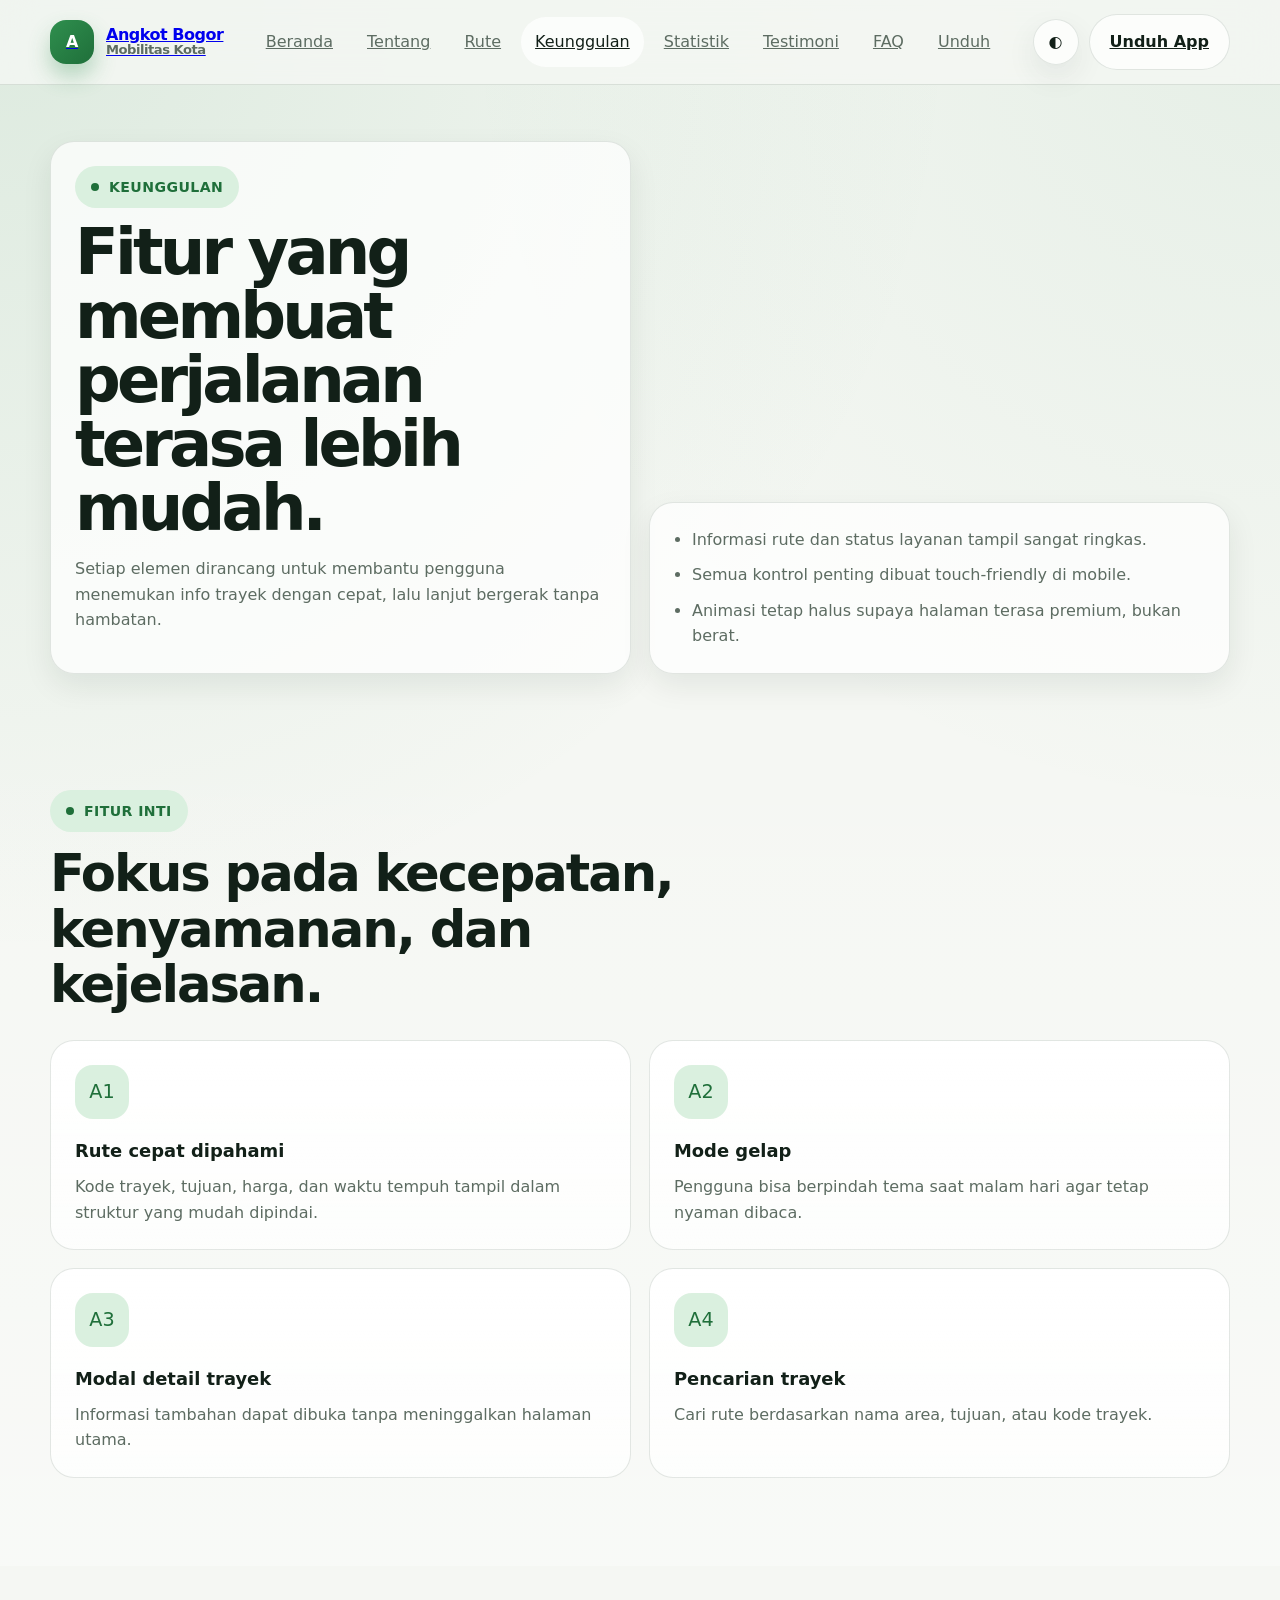
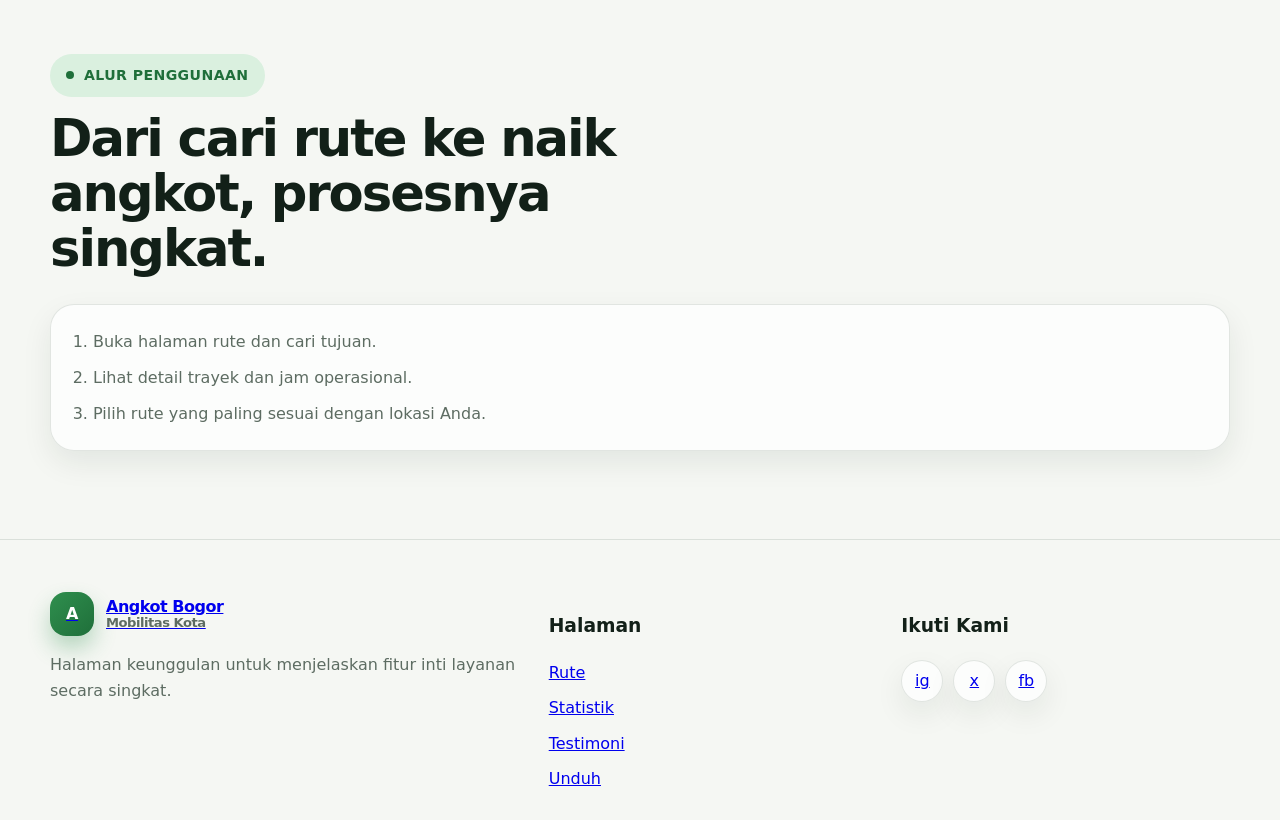
<file: features.html>
<!DOCTYPE html>
<html lang="id">
<head>
  <meta charset="UTF-8">
  <meta name="viewport" content="width=device-width, initial-scale=1.0">
  <meta name="description" content="Keunggulan Angkot Bogor - fitur modern, navigasi cepat, dan pengalaman mobile first.">
  <title>Keunggulan - Angkot Bogor</title>
  <link rel="stylesheet" href="styles.css">
</head>
<body class="is-loading">
  <div class="loading-screen" data-loading-screen aria-hidden="true"><div class="loader" aria-label="Memuat halaman"><span></span></div></div>
  <header class="site-header">
    <div class="container">
      <nav class="navbar" aria-label="Navigasi halaman">
        <a class="brand" href="index.html"><span class="brand-mark">A</span><span class="brand-text"><span>Angkot Bogor</span><span>Mobilitas Kota</span></span></a>
        <div class="nav-links" data-nav-links>
          <a href="index.html">Beranda</a><a href="about.html">Tentang</a><a href="routes.html">Rute</a><a href="features.html">Keunggulan</a><a href="stats.html">Statistik</a><a href="testimonials.html">Testimoni</a><a href="faq.html">FAQ</a><a href="download.html">Unduh</a>
        </div>
        <div class="nav-actions">
          <button class="icon-button" type="button" data-theme-toggle aria-pressed="false" aria-label="Toggle dark mode"><span>◐</span></button>
          <a class="secondary-button" href="download.html">Unduh App</a>
          <button class="icon-button menu-toggle" type="button" data-menu-toggle aria-expanded="false" aria-label="Buka menu"><span>☰</span></button>
        </div>
      </nav>
    </div>
  </header>
  <main>
    <section class="page-hero">
      <div class="container page-hero-grid">
        <div class="page-hero-card reveal" data-reveal>
          <span class="section-kicker">Keunggulan</span>
          <h1 class="page-hero-title">Fitur yang membuat perjalanan terasa lebih mudah.</h1>
          <p>Setiap elemen dirancang untuk membantu pengguna menemukan info trayek dengan cepat, lalu lanjut bergerak tanpa hambatan.</p>
        </div>
        <div class="page-panel reveal" data-reveal>
          <ul class="page-list">
            <li>Informasi rute dan status layanan tampil sangat ringkas.</li>
            <li>Semua kontrol penting dibuat touch-friendly di mobile.</li>
            <li>Animasi tetap halus supaya halaman terasa premium, bukan berat.</li>
          </ul>
        </div>
      </div>
    </section>
    <section class="section section--soft">
      <div class="container">
        <div class="section-heading reveal" data-reveal><span class="section-kicker">Fitur Inti</span><h2 class="section-title">Fokus pada kecepatan, kenyamanan, dan kejelasan.</h2></div>
        <div class="features-grid">
          <article class="feature-card reveal" data-reveal><div class="feature-icon">A1</div><h3>Rute cepat dipahami</h3><p>Kode trayek, tujuan, harga, dan waktu tempuh tampil dalam struktur yang mudah dipindai.</p></article>
          <article class="feature-card reveal" data-reveal><div class="feature-icon">A2</div><h3>Mode gelap</h3><p>Pengguna bisa berpindah tema saat malam hari agar tetap nyaman dibaca.</p></article>
          <article class="feature-card reveal" data-reveal><div class="feature-icon">A3</div><h3>Modal detail trayek</h3><p>Informasi tambahan dapat dibuka tanpa meninggalkan halaman utama.</p></article>
          <article class="feature-card reveal" data-reveal><div class="feature-icon">A4</div><h3>Pencarian trayek</h3><p>Cari rute berdasarkan nama area, tujuan, atau kode trayek.</p></article>
        </div>
      </div>
    </section>
    <section class="section">
      <div class="container">
        <div class="section-heading reveal" data-reveal><span class="section-kicker">Alur Penggunaan</span><h2 class="section-title">Dari cari rute ke naik angkot, prosesnya singkat.</h2></div>
        <div class="page-panel reveal" data-reveal>
          <ol class="page-list">
            <li>Buka halaman rute dan cari tujuan.</li>
            <li>Lihat detail trayek dan jam operasional.</li>
            <li>Pilih rute yang paling sesuai dengan lokasi Anda.</li>
          </ol>
        </div>
      </div>
    </section>
  </main>
  <footer class="site-footer">
    <div class="container footer-grid">
      <div class="footer-brand"><a class="brand" href="index.html"><span class="brand-mark">A</span><span class="brand-text"><span>Angkot Bogor</span><span>Mobilitas Kota</span></span></a><p class="footer-note">Halaman keunggulan untuk menjelaskan fitur inti layanan secara singkat.</p></div>
      <div><h3>Halaman</h3><ul class="footer-links"><li><a href="routes.html">Rute</a></li><li><a href="stats.html">Statistik</a></li><li><a href="testimonials.html">Testimoni</a></li><li><a href="download.html">Unduh</a></li></ul></div>
      <div><h3>Ikuti Kami</h3><ul class="social-links"><li><a href="https://instagram.com" target="_blank" rel="noreferrer" aria-label="Instagram">ig</a></li><li><a href="https://x.com" target="_blank" rel="noreferrer" aria-label="X">x</a></li><li><a href="https://facebook.com" target="_blank" rel="noreferrer" aria-label="Facebook">fb</a></li></ul></div>
    </div>
  </footer>
  <button class="scroll-top" type="button" data-scroll-top aria-label="Kembali ke atas">↑</button>
  <script src="script.js"></script>
</body>
</html>
</file>
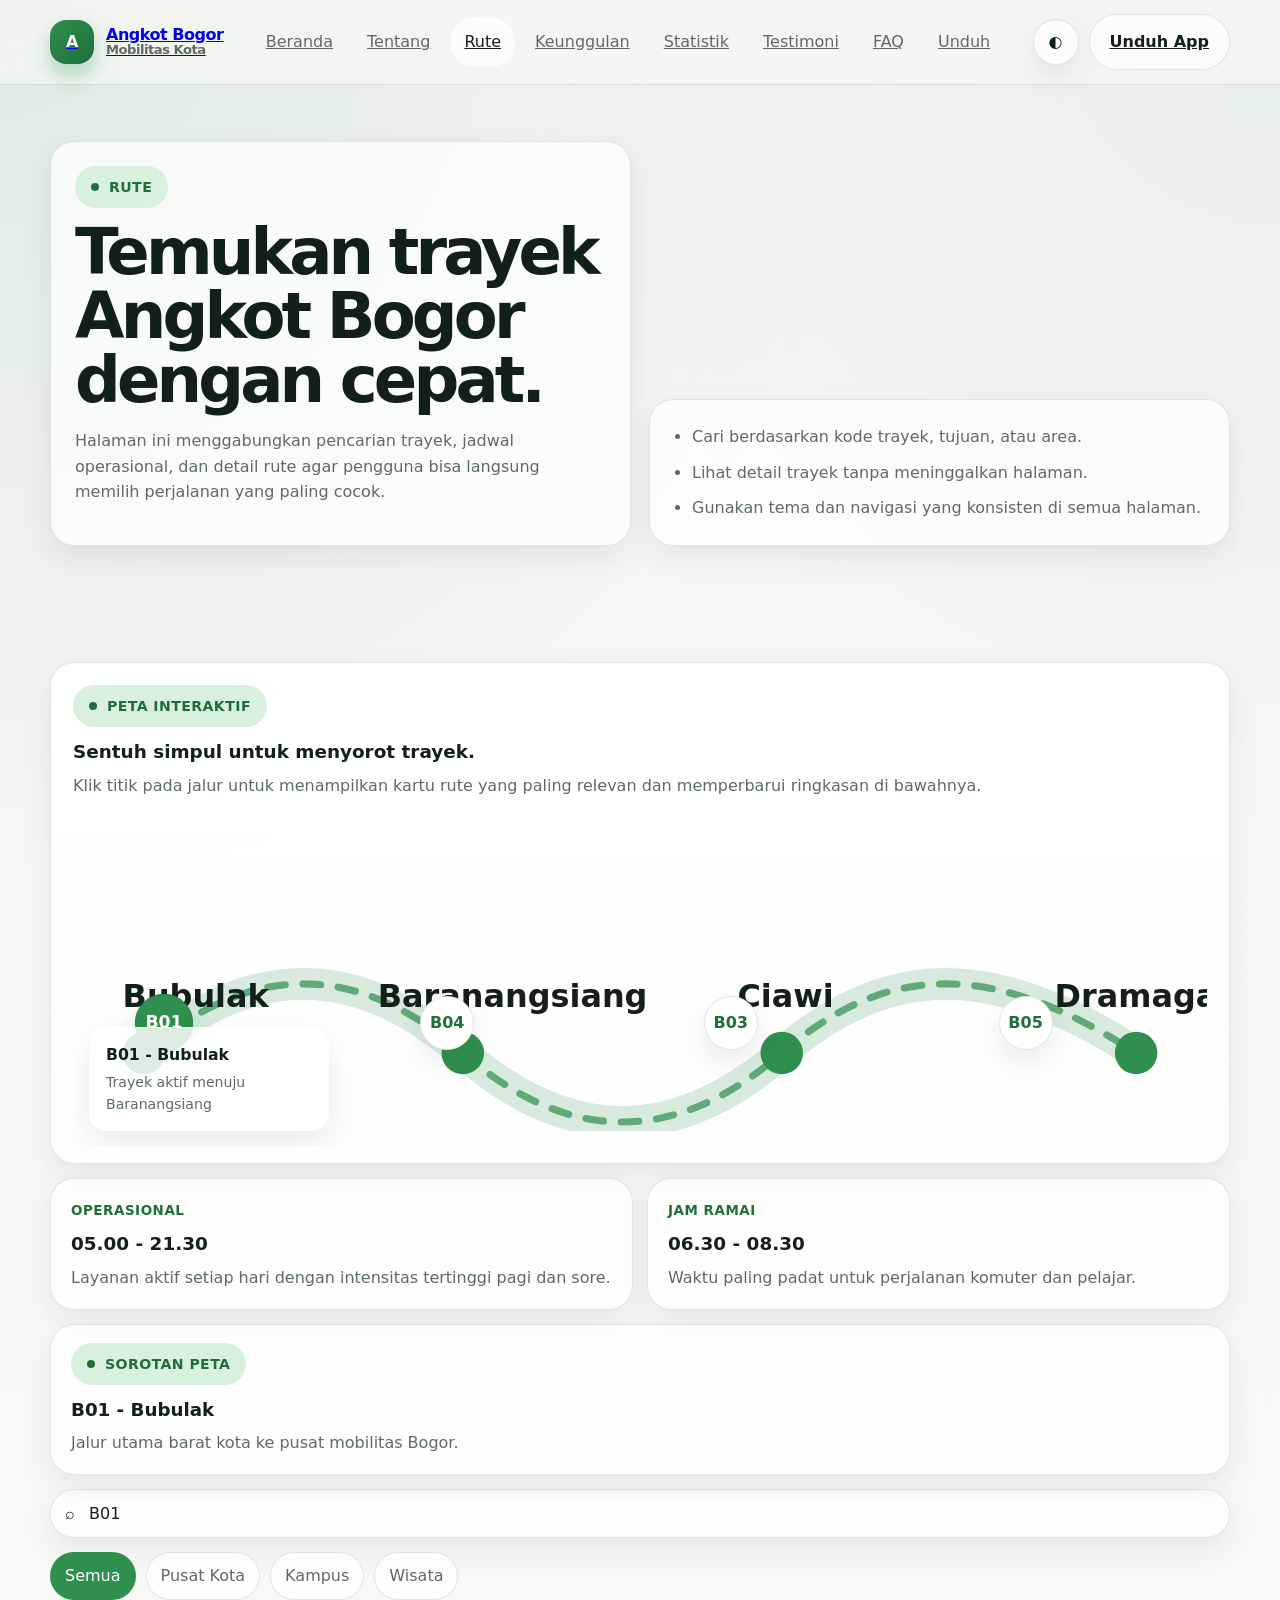
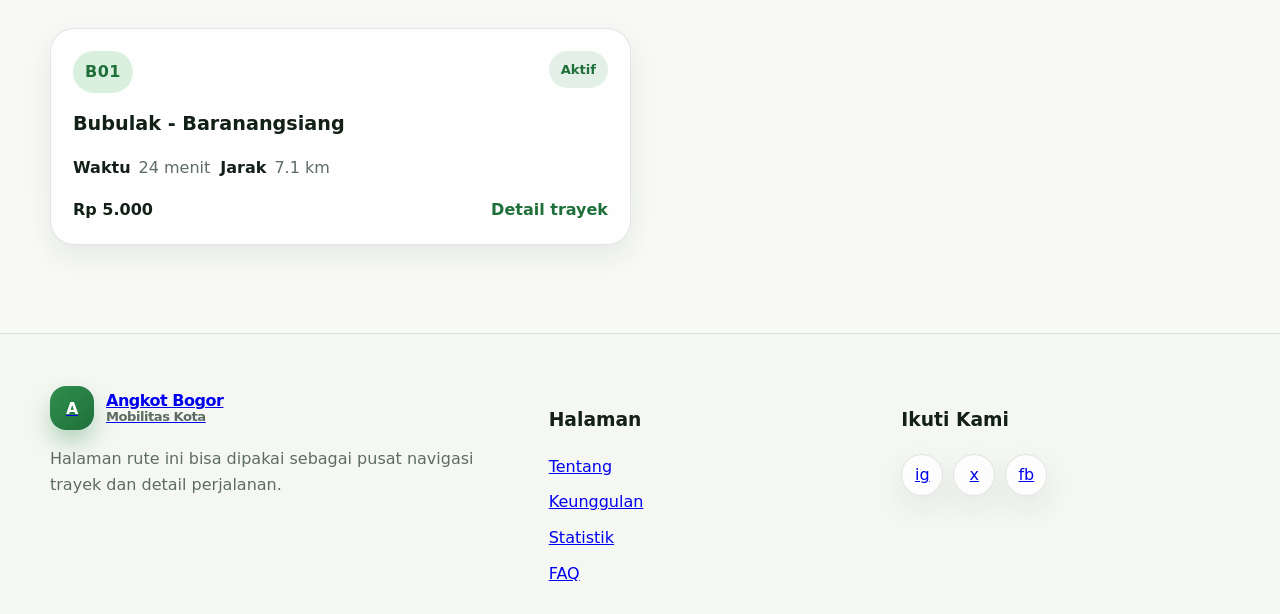
<file: routes.html>
<!DOCTYPE html>
<html lang="id">
<head>
  <meta charset="UTF-8">
  <meta name="viewport" content="width=device-width, initial-scale=1.0">
  <meta name="description" content="Rute Angkot Bogor - trayek populer, jadwal, dan detail perjalanan.">
  <title>Rute - Angkot Bogor</title>
  <link rel="stylesheet" href="styles.css">
</head>
<body class="is-loading">
  <div class="loading-screen" data-loading-screen aria-hidden="true"><div class="loader" aria-label="Memuat halaman"><span></span></div></div>
  <header class="site-header">
    <div class="container">
      <nav class="navbar" aria-label="Navigasi halaman">
        <a class="brand" href="index.html"><span class="brand-mark">A</span><span class="brand-text"><span>Angkot Bogor</span><span>Mobilitas Kota</span></span></a>
        <div class="nav-links" data-nav-links>
          <a href="index.html">Beranda</a><a href="about.html">Tentang</a><a href="routes.html">Rute</a><a href="features.html">Keunggulan</a><a href="stats.html">Statistik</a><a href="testimonials.html">Testimoni</a><a href="faq.html">FAQ</a><a href="download.html">Unduh</a>
        </div>
        <div class="nav-actions">
          <button class="icon-button" type="button" data-theme-toggle aria-pressed="false" aria-label="Toggle dark mode"><span>◐</span></button>
          <a class="secondary-button" href="#download">Unduh App</a>
          <button class="icon-button menu-toggle" type="button" data-menu-toggle aria-expanded="false" aria-label="Buka menu"><span>☰</span></button>
        </div>
      </nav>
    </div>
  </header>
  <main>
    <section class="page-hero">
      <div class="container page-hero-grid">
        <div class="page-hero-card reveal" data-reveal>
          <span class="section-kicker">Rute</span>
          <h1 class="page-hero-title">Temukan trayek Angkot Bogor dengan cepat.</h1>
          <p>Halaman ini menggabungkan pencarian trayek, jadwal operasional, dan detail rute agar pengguna bisa langsung memilih perjalanan yang paling cocok.</p>
        </div>
        <div class="page-panel reveal" data-reveal>
          <ul class="page-list">
            <li>Cari berdasarkan kode trayek, tujuan, atau area.</li>
            <li>Lihat detail trayek tanpa meninggalkan halaman.</li>
            <li>Gunakan tema dan navigasi yang konsisten di semua halaman.</li>
          </ul>
        </div>
      </div>
    </section>

    <section class="section section--soft">
      <div class="container">
        <div class="route-controls reveal" data-reveal>
          <div class="route-map-panel" data-route-map-panel>
            <div class="route-map-copy">
              <span class="section-kicker">Peta Interaktif</span>
              <h3>Sentuh simpul untuk menyorot trayek.</h3>
              <p class="section-copy">Klik titik pada jalur untuk menampilkan kartu rute yang paling relevan dan memperbarui ringkasan di bawahnya.</p>
            </div>
            <div class="route-map-stage" data-route-map-stage>
              <svg class="route-map" viewBox="0 0 640 180" role="img" aria-label="Peta interaktif trayek Angkot Bogor">
                <path d="M40 136 C100 84, 160 84, 220 136 S340 188, 400 136 S520 84, 600 136" fill="none" stroke="rgba(47,143,78,0.18)" stroke-width="18" stroke-linecap="round" />
                <path d="M40 136 C100 84, 160 84, 220 136 S340 188, 400 136 S520 84, 600 136" fill="none" stroke="rgba(47,143,78,0.7)" stroke-width="4" stroke-linecap="round" stroke-dasharray="10 10" />
                <circle cx="40" cy="136" r="12" fill="#2f8f4e" />
                <circle cx="220" cy="136" r="12" fill="#2f8f4e" />
                <circle cx="400" cy="136" r="12" fill="#2f8f4e" />
                <circle cx="600" cy="136" r="12" fill="#2f8f4e" />
                <text x="28" y="110" fill="currentColor" font-size="18" font-weight="700">Bubulak</text>
                <text x="172" y="110" fill="currentColor" font-size="18" font-weight="700">Baranangsiang</text>
                <text x="375" y="110" fill="currentColor" font-size="18" font-weight="700">Ciawi</text>
                <text x="554" y="110" fill="currentColor" font-size="18" font-weight="700">Dramaga</text>
              </svg>

              <button class="map-node map-node--b01 active" type="button" data-map-target="B01" style="left: 8%; top: 63%;">B01</button>
              <button class="map-node map-node--b04" type="button" data-map-target="B04" style="left: 33%; top: 63%;">B04</button>
              <button class="map-node map-node--b03" type="button" data-map-target="B03" style="left: 58%; top: 63%;">B03</button>
              <button class="map-node map-node--b05" type="button" data-map-target="B05" style="left: 84%; top: 63%;">B05</button>

              <div class="map-tooltip" data-map-tooltip>
                <strong data-map-tooltip-title>B01 - Bubulak</strong>
                <span data-map-tooltip-text>Trayek aktif menuju Baranangsiang</span>
              </div>
            </div>
          </div>
          <div class="schedule-strip">
            <div class="schedule-card"><span class="schedule-label">Operasional</span><strong>05.00 - 21.30</strong><p class="section-copy">Layanan aktif setiap hari dengan intensitas tertinggi pagi dan sore.</p></div>
            <div class="schedule-card"><span class="schedule-label">Jam Ramai</span><strong>06.30 - 08.30</strong><p class="section-copy">Waktu paling padat untuk perjalanan komuter dan pelajar.</p></div>
          </div>
          <div class="map-summary reveal" data-reveal>
            <span class="section-kicker">Sorotan Peta</span>
            <h3 data-map-summary-title>Trayek utama</h3>
            <p class="section-copy" data-map-summary-text>Klik simpul untuk melihat trayek yang sedang disorot.</p>
          </div>
          <label class="search-bar" for="route-search"><span aria-hidden="true">⌕</span><input id="route-search" type="search" placeholder="Cari kode rute, tujuan, atau area..." data-route-search></label>
          <div class="filter-pills" aria-label="Filter rute"><button class="filter-pill active" type="button" data-route-filter="all">Semua</button><button class="filter-pill" type="button" data-route-filter="pusat">Pusat Kota</button><button class="filter-pill" type="button" data-route-filter="kampus">Kampus</button><button class="filter-pill" type="button" data-route-filter="wisata">Wisata</button></div>
        </div>

        <div class="routes-grid">
          <article class="route-card reveal" data-reveal data-route-card data-route-category="pusat" data-route-keywords="b01 bubulak baranangsiang bogor pusat kota terminal kencana" data-route-code="B01" data-route-name="Bubulak - Baranangsiang" data-route-duration="24 menit" data-route-distance="7.1 km" data-route-price="Rp 5.000" data-route-status="Aktif" data-route-stops="Bubulak, Simpang Yasmin, Warung Jambu, Baranangsiang" data-route-hours="05.00 - 21.30"><div class="route-top"><span class="route-code">B01</span><span class="route-status">Aktif</span></div><h3 class="route-title">Bubulak - Baranangsiang</h3><div class="route-meta"><span><strong>Waktu</strong> 24 menit</span><span><strong>Jarak</strong> 7.1 km</span></div><div class="route-footer"><span class="route-price">Rp 5.000</span><button class="card-link route-detail-trigger" type="button" data-route-detail>Detail trayek</button></div></article>
          <article class="route-card reveal" data-reveal data-route-card data-route-category="kampus" data-route-keywords="b04 bubulak ipb dramaga kampus darmaga bogor" data-route-code="B04" data-route-name="Bubulak - IPB Dramaga" data-route-duration="32 menit" data-route-distance="10.8 km" data-route-price="Rp 7.000" data-route-status="Ramai" data-route-stops="Bubulak, Cifor, Dramaga, IPB Darmaga" data-route-hours="05.00 - 22.00"><div class="route-top"><span class="route-code">B04</span><span class="route-status">Ramai</span></div><h3 class="route-title">Bubulak - IPB Dramaga</h3><div class="route-meta"><span><strong>Waktu</strong> 32 menit</span><span><strong>Jarak</strong> 10.8 km</span></div><div class="route-footer"><span class="route-price">Rp 7.000</span><button class="card-link route-detail-trigger" type="button" data-route-detail>Detail trayek</button></div></article>
          <article class="route-card reveal" data-reveal data-route-card data-route-category="wisata" data-route-keywords="b03 baranangsiang ciawi bogor wisata tajur kebun raya" data-route-code="B03" data-route-name="Baranangsiang - Ciawi" data-route-duration="26 menit" data-route-distance="8.4 km" data-route-price="Rp 6.000" data-route-status="Rekomendasi" data-route-stops="Baranangsiang, Tajur, Sukasari, Ciawi" data-route-hours="05.30 - 21.00"><div class="route-top"><span class="route-code">B03</span><span class="route-status">Rekomendasi</span></div><h3 class="route-title">Baranangsiang - Ciawi</h3><div class="route-meta"><span><strong>Waktu</strong> 26 menit</span><span><strong>Jarak</strong> 8.4 km</span></div><div class="route-footer"><span class="route-price">Rp 6.000</span><button class="card-link route-detail-trigger" type="button" data-route-detail>Detail trayek</button></div></article>
          <article class="route-card reveal" data-reveal data-route-card data-route-category="pusat" data-route-keywords="b05 warung jambu btm pusat kota bogor tajur" data-route-code="B05" data-route-name="Warung Jambu - BTM" data-route-duration="20 menit" data-route-distance="5.9 km" data-route-price="Rp 6.000" data-route-status="Stabil" data-route-stops="Warung Jambu, Tegal Gundil, Suryakencana, BTM" data-route-hours="05.00 - 21.30"><div class="route-top"><span class="route-code">B05</span><span class="route-status">Stabil</span></div><h3 class="route-title">Warung Jambu - BTM</h3><div class="route-meta"><span><strong>Waktu</strong> 20 menit</span><span><strong>Jarak</strong> 5.9 km</span></div><div class="route-footer"><span class="route-price">Rp 6.000</span><button class="card-link route-detail-trigger" type="button" data-route-detail>Detail trayek</button></div></article>
        </div>
      </div>
    </section>
  </main>

  <footer class="site-footer">
    <div class="container footer-grid">
      <div class="footer-brand"><a class="brand" href="index.html"><span class="brand-mark">A</span><span class="brand-text"><span>Angkot Bogor</span><span>Mobilitas Kota</span></span></a><p class="footer-note">Halaman rute ini bisa dipakai sebagai pusat navigasi trayek dan detail perjalanan.</p></div>
      <div><h3>Halaman</h3><ul class="footer-links"><li><a href="about.html">Tentang</a></li><li><a href="features.html">Keunggulan</a></li><li><a href="stats.html">Statistik</a></li><li><a href="faq.html">FAQ</a></li></ul></div>
      <div><h3>Ikuti Kami</h3><ul class="social-links"><li><a href="https://instagram.com" target="_blank" rel="noreferrer" aria-label="Instagram">ig</a></li><li><a href="https://x.com" target="_blank" rel="noreferrer" aria-label="X">x</a></li><li><a href="https://facebook.com" target="_blank" rel="noreferrer" aria-label="Facebook">fb</a></li></ul></div>
    </div>
  </footer>

  <div class="route-modal" data-route-modal aria-hidden="true">
    <div class="route-modal-backdrop" data-route-modal-close></div>
    <div class="route-modal-panel" role="dialog" aria-modal="true" aria-labelledby="route-modal-title">
      <button class="route-modal-close" type="button" data-route-modal-close aria-label="Tutup detail trayek">×</button>
      <span class="route-modal-code" data-route-modal-code>B01</span>
      <h3 id="route-modal-title" data-route-modal-title>Bubulak - Baranangsiang</h3>
      <p class="section-copy" data-route-modal-summary>Trayek utama yang menghubungkan kawasan barat Bogor ke pusat mobilitas kota.</p>
      <div class="route-modal-grid"><div><span>Durasi</span><strong data-route-modal-duration>24 menit</strong></div><div><span>Jarak</span><strong data-route-modal-distance>7.1 km</strong></div><div><span>Tarif</span><strong data-route-modal-price>Rp 5.000</strong></div><div><span>Operasional</span><strong data-route-modal-hours>05.00 - 21.30</strong></div></div>
      <div class="route-modal-stops"><h4>Halte / titik populer</h4><p data-route-modal-stops>Bubulak, Simpang Yasmin, Warung Jambu, Baranangsiang</p></div>
      <a class="primary-button" href="download.html">Lihat panduan lengkap</a>
    </div>
  </div>

  <button class="scroll-top" type="button" data-scroll-top aria-label="Kembali ke atas">↑</button>
  <script src="script.js"></script>
</body>
</html>
</file>
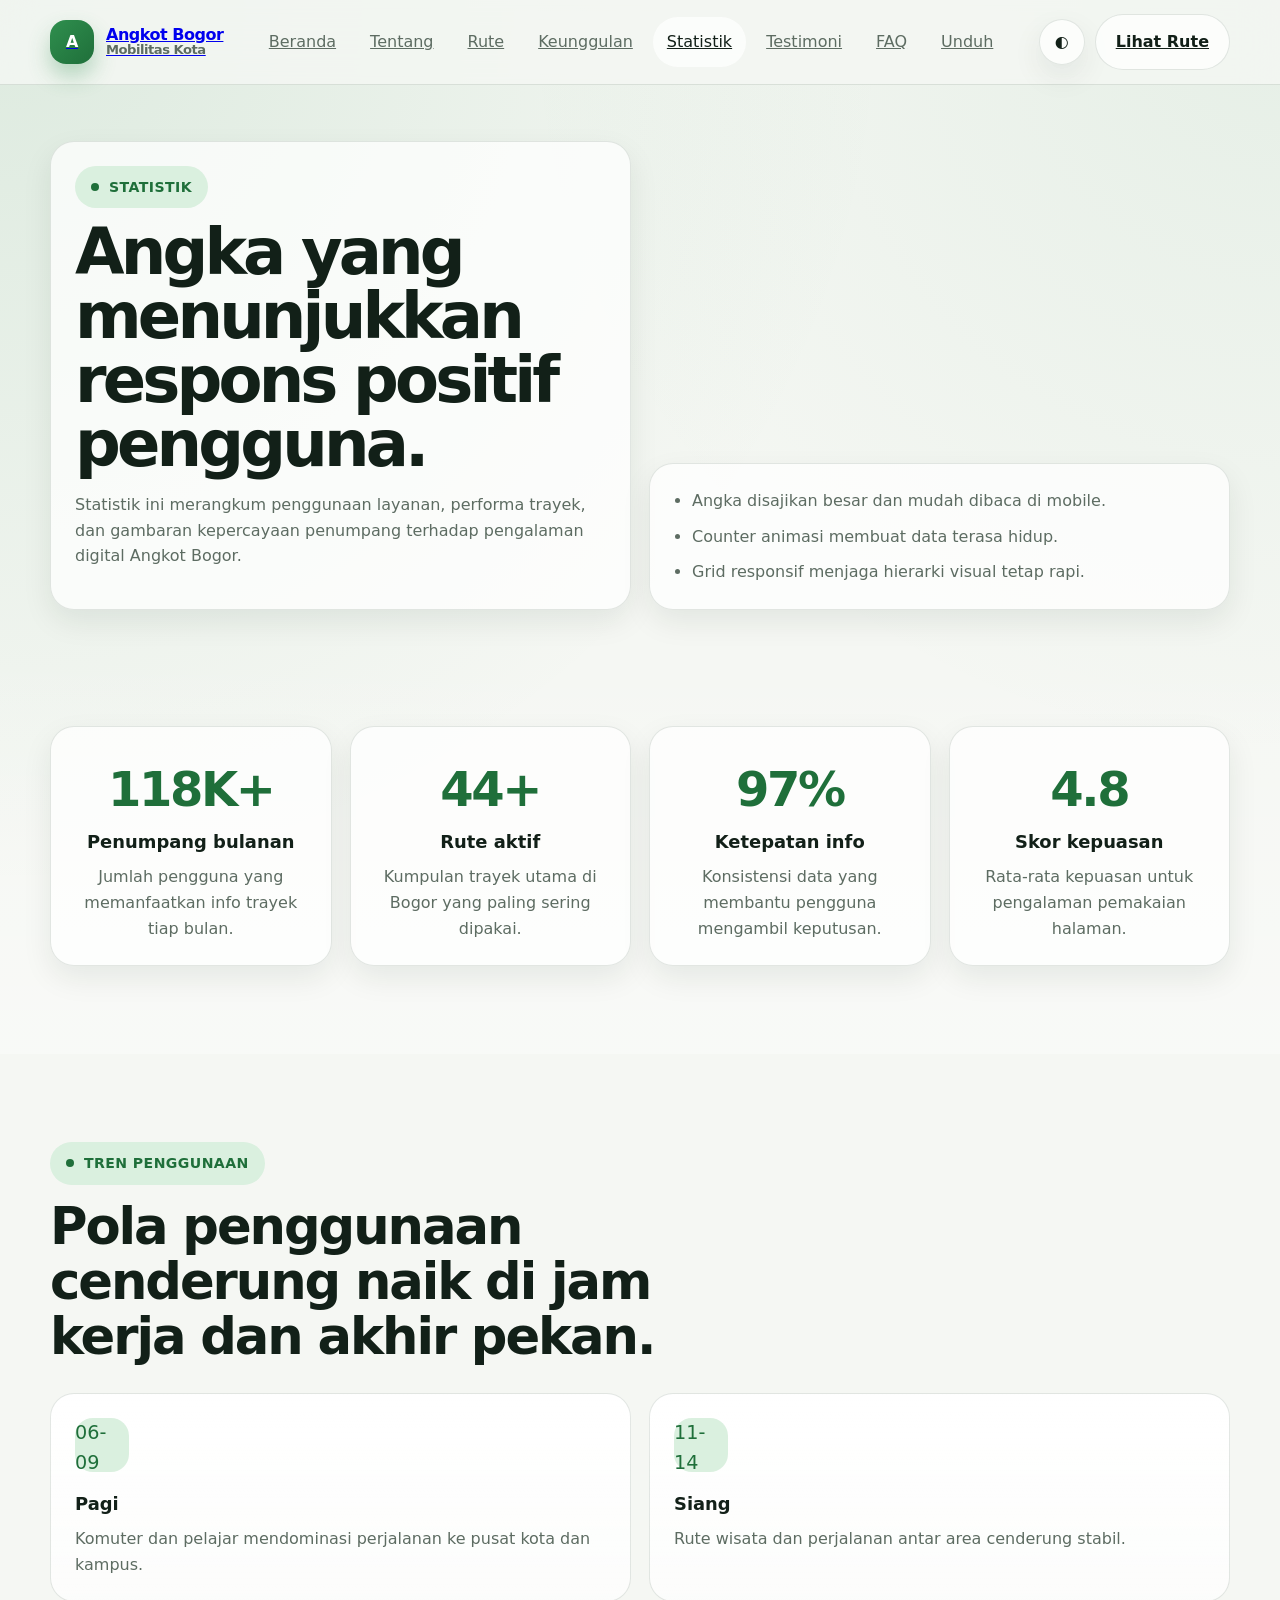
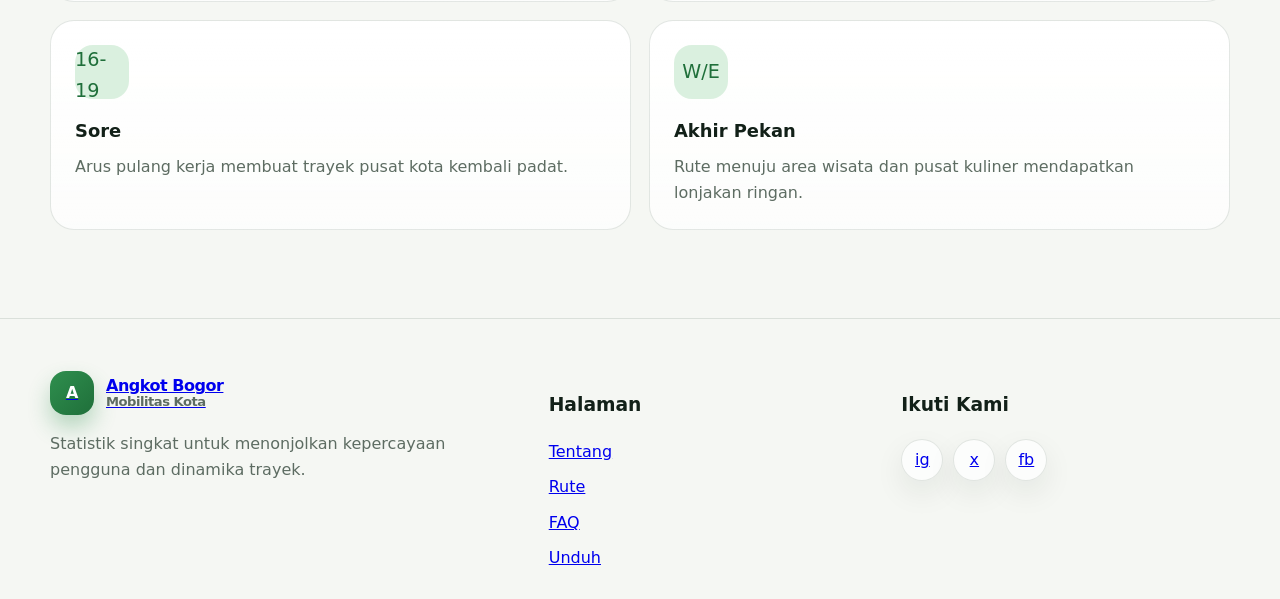
<file: stats.html>
<!DOCTYPE html>
<html lang="id">
<head>
  <meta charset="UTF-8">
  <meta name="viewport" content="width=device-width, initial-scale=1.0">
  <meta name="description" content="Statistik Angkot Bogor - ringkasan performa penumpang, rute aktif, dan skor kepuasan.">
  <title>Statistik - Angkot Bogor</title>
  <link rel="stylesheet" href="styles.css">
</head>
<body class="is-loading">
  <div class="loading-screen" data-loading-screen aria-hidden="true"><div class="loader" aria-label="Memuat halaman"><span></span></div></div>
  <header class="site-header">
    <div class="container">
      <nav class="navbar" aria-label="Navigasi halaman">
        <a class="brand" href="index.html"><span class="brand-mark">A</span><span class="brand-text"><span>Angkot Bogor</span><span>Mobilitas Kota</span></span></a>
        <div class="nav-links" data-nav-links>
          <a href="index.html">Beranda</a><a href="about.html">Tentang</a><a href="routes.html">Rute</a><a href="features.html">Keunggulan</a><a href="stats.html">Statistik</a><a href="testimonials.html">Testimoni</a><a href="faq.html">FAQ</a><a href="download.html">Unduh</a>
        </div>
        <div class="nav-actions">
          <button class="icon-button" type="button" data-theme-toggle aria-pressed="false" aria-label="Toggle dark mode"><span>◐</span></button>
          <a class="secondary-button" href="routes.html">Lihat Rute</a>
          <button class="icon-button menu-toggle" type="button" data-menu-toggle aria-expanded="false" aria-label="Buka menu"><span>☰</span></button>
        </div>
      </nav>
    </div>
  </header>
  <main>
    <section class="page-hero">
      <div class="container page-hero-grid">
        <div class="page-hero-card reveal" data-reveal>
          <span class="section-kicker">Statistik</span>
          <h1 class="page-hero-title">Angka yang menunjukkan respons positif pengguna.</h1>
          <p>Statistik ini merangkum penggunaan layanan, performa trayek, dan gambaran kepercayaan penumpang terhadap pengalaman digital Angkot Bogor.</p>
        </div>
        <div class="page-panel reveal" data-reveal>
          <ul class="page-list">
            <li>Angka disajikan besar dan mudah dibaca di mobile.</li>
            <li>Counter animasi membuat data terasa hidup.</li>
            <li>Grid responsif menjaga hierarki visual tetap rapi.</li>
          </ul>
        </div>
      </div>
    </section>
    <section class="section section--soft">
      <div class="container">
        <div class="stats-grid">
          <article class="stat-card reveal" data-reveal><span class="stat-number" data-counter="120" data-suffix="K+">0</span><h3>Penumpang bulanan</h3><p class="stat-label">Jumlah pengguna yang memanfaatkan info trayek tiap bulan.</p></article>
          <article class="stat-card reveal" data-reveal><span class="stat-number" data-counter="45" data-suffix="+">0</span><h3>Rute aktif</h3><p class="stat-label">Kumpulan trayek utama di Bogor yang paling sering dipakai.</p></article>
          <article class="stat-card reveal" data-reveal><span class="stat-number" data-counter="98" data-suffix="%">0</span><h3>Ketepatan info</h3><p class="stat-label">Konsistensi data yang membantu pengguna mengambil keputusan.</p></article>
          <article class="stat-card reveal" data-reveal><span class="stat-number" data-counter="4" data-suffix=".8">0</span><h3>Skor kepuasan</h3><p class="stat-label">Rata-rata kepuasan untuk pengalaman pemakaian halaman.</p></article>
        </div>
      </div>
    </section>
    <section class="section">
      <div class="container">
        <div class="section-heading reveal" data-reveal><span class="section-kicker">Tren Penggunaan</span><h2 class="section-title">Pola penggunaan cenderung naik di jam kerja dan akhir pekan.</h2></div>
        <div class="features-grid">
          <article class="feature-card reveal" data-reveal><div class="feature-icon">06-09</div><h3>Pagi</h3><p>Komuter dan pelajar mendominasi perjalanan ke pusat kota dan kampus.</p></article>
          <article class="feature-card reveal" data-reveal><div class="feature-icon">11-14</div><h3>Siang</h3><p>Rute wisata dan perjalanan antar area cenderung stabil.</p></article>
          <article class="feature-card reveal" data-reveal><div class="feature-icon">16-19</div><h3>Sore</h3><p>Arus pulang kerja membuat trayek pusat kota kembali padat.</p></article>
          <article class="feature-card reveal" data-reveal><div class="feature-icon">W/E</div><h3>Akhir Pekan</h3><p>Rute menuju area wisata dan pusat kuliner mendapatkan lonjakan ringan.</p></article>
        </div>
      </div>
    </section>
  </main>
  <footer class="site-footer">
    <div class="container footer-grid">
      <div class="footer-brand"><a class="brand" href="index.html"><span class="brand-mark">A</span><span class="brand-text"><span>Angkot Bogor</span><span>Mobilitas Kota</span></span></a><p class="footer-note">Statistik singkat untuk menonjolkan kepercayaan pengguna dan dinamika trayek.</p></div>
      <div><h3>Halaman</h3><ul class="footer-links"><li><a href="about.html">Tentang</a></li><li><a href="routes.html">Rute</a></li><li><a href="faq.html">FAQ</a></li><li><a href="download.html">Unduh</a></li></ul></div>
      <div><h3>Ikuti Kami</h3><ul class="social-links"><li><a href="https://instagram.com" target="_blank" rel="noreferrer" aria-label="Instagram">ig</a></li><li><a href="https://x.com" target="_blank" rel="noreferrer" aria-label="X">x</a></li><li><a href="https://facebook.com" target="_blank" rel="noreferrer" aria-label="Facebook">fb</a></li></ul></div>
    </div>
  </footer>
  <button class="scroll-top" type="button" data-scroll-top aria-label="Kembali ke atas">↑</button>
  <script src="script.js"></script>
</body>
</html>
</file>
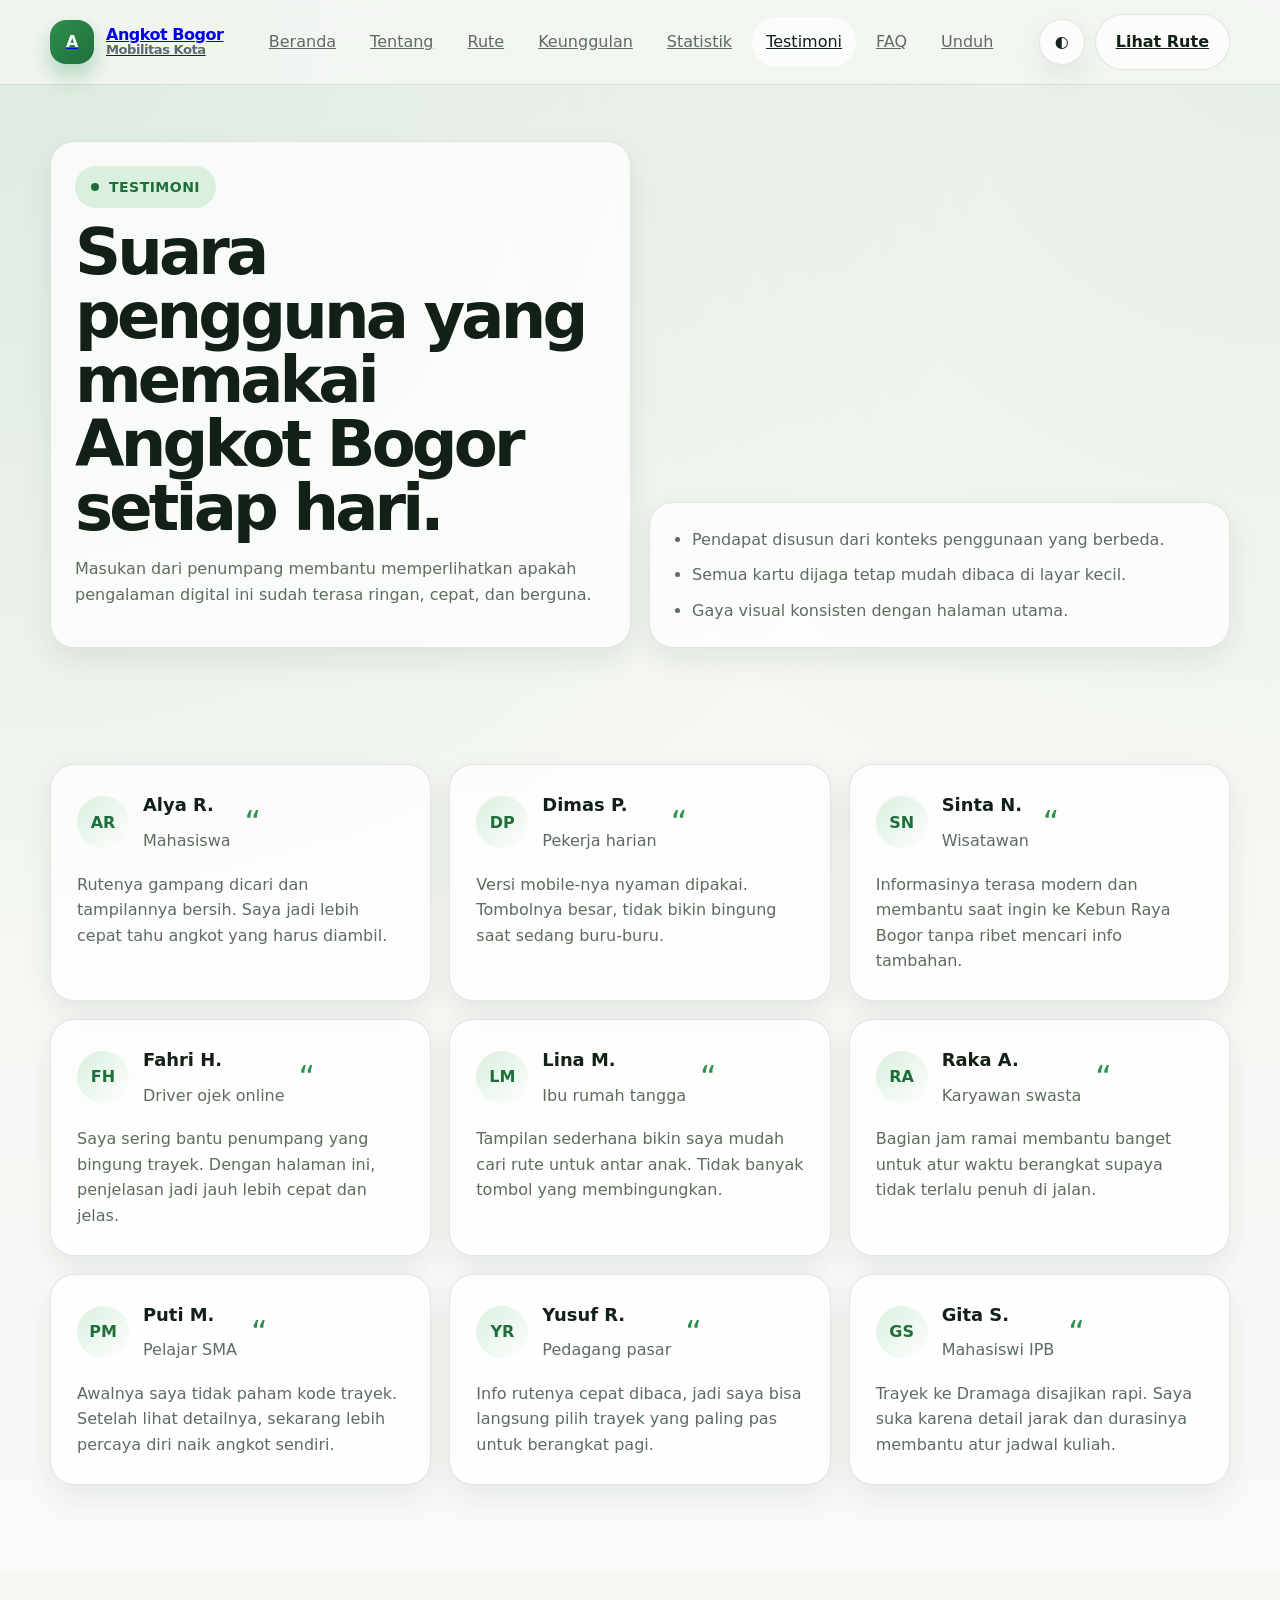
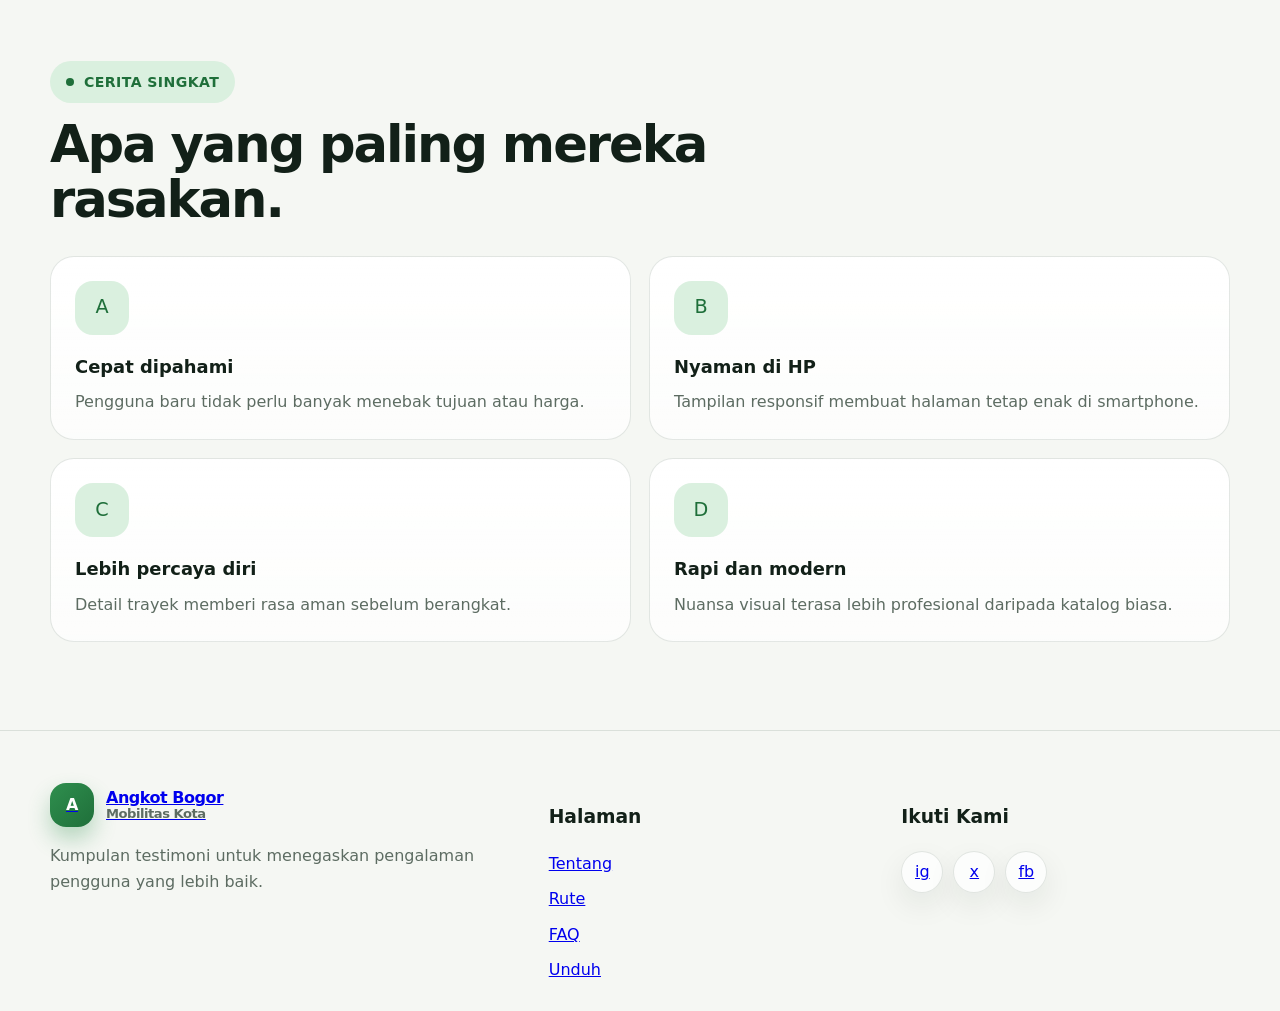
<file: testimonials.html>
<!DOCTYPE html>
<html lang="id">
<head>
  <meta charset="UTF-8">
  <meta name="viewport" content="width=device-width, initial-scale=1.0">
  <meta name="description" content="Testimoni Angkot Bogor - pendapat pengguna, pelajar, pekerja, dan wisatawan.">
  <title>Testimoni - Angkot Bogor</title>
  <link rel="stylesheet" href="styles.css">
</head>
<body class="is-loading">
  <div class="loading-screen" data-loading-screen aria-hidden="true"><div class="loader" aria-label="Memuat halaman"><span></span></div></div>
  <header class="site-header">
    <div class="container">
      <nav class="navbar" aria-label="Navigasi halaman">
        <a class="brand" href="index.html"><span class="brand-mark">A</span><span class="brand-text"><span>Angkot Bogor</span><span>Mobilitas Kota</span></span></a>
        <div class="nav-links" data-nav-links>
          <a href="index.html">Beranda</a><a href="about.html">Tentang</a><a href="routes.html">Rute</a><a href="features.html">Keunggulan</a><a href="stats.html">Statistik</a><a href="testimonials.html">Testimoni</a><a href="faq.html">FAQ</a><a href="download.html">Unduh</a>
        </div>
        <div class="nav-actions">
          <button class="icon-button" type="button" data-theme-toggle aria-pressed="false" aria-label="Toggle dark mode"><span>◐</span></button>
          <a class="secondary-button" href="routes.html">Lihat Rute</a>
          <button class="icon-button menu-toggle" type="button" data-menu-toggle aria-expanded="false" aria-label="Buka menu"><span>☰</span></button>
        </div>
      </nav>
    </div>
  </header>
  <main>
    <section class="page-hero">
      <div class="container page-hero-grid">
        <div class="page-hero-card reveal" data-reveal>
          <span class="section-kicker">Testimoni</span>
          <h1 class="page-hero-title">Suara pengguna yang memakai Angkot Bogor setiap hari.</h1>
          <p>Masukan dari penumpang membantu memperlihatkan apakah pengalaman digital ini sudah terasa ringan, cepat, dan berguna.</p>
        </div>
        <div class="page-panel reveal" data-reveal>
          <ul class="page-list">
            <li>Pendapat disusun dari konteks penggunaan yang berbeda.</li>
            <li>Semua kartu dijaga tetap mudah dibaca di layar kecil.</li>
            <li>Gaya visual konsisten dengan halaman utama.</li>
          </ul>
        </div>
      </div>
    </section>
    <section class="section section--soft">
      <div class="container">
        <div class="testimonials-grid">
          <article class="testimonial-card reveal" data-reveal><div class="testimonial-top"><div class="avatar">AR</div><div><h3>Alya R.</h3><p>Mahasiswa</p></div><div class="quote-mark">“</div></div><p>Rutenya gampang dicari dan tampilannya bersih. Saya jadi lebih cepat tahu angkot yang harus diambil.</p></article>
          <article class="testimonial-card reveal" data-reveal><div class="testimonial-top"><div class="avatar">DP</div><div><h3>Dimas P.</h3><p>Pekerja harian</p></div><div class="quote-mark">“</div></div><p>Versi mobile-nya nyaman dipakai. Tombolnya besar, tidak bikin bingung saat sedang buru-buru.</p></article>
          <article class="testimonial-card reveal" data-reveal><div class="testimonial-top"><div class="avatar">SN</div><div><h3>Sinta N.</h3><p>Wisatawan</p></div><div class="quote-mark">“</div></div><p>Informasinya terasa modern dan membantu saat ingin ke Kebun Raya Bogor tanpa ribet mencari info tambahan.</p></article>
          <article class="testimonial-card reveal" data-reveal><div class="testimonial-top"><div class="avatar">FH</div><div><h3>Fahri H.</h3><p>Driver ojek online</p></div><div class="quote-mark">“</div></div><p>Saya sering bantu penumpang yang bingung trayek. Dengan halaman ini, penjelasan jadi jauh lebih cepat dan jelas.</p></article>
          <article class="testimonial-card reveal" data-reveal><div class="testimonial-top"><div class="avatar">LM</div><div><h3>Lina M.</h3><p>Ibu rumah tangga</p></div><div class="quote-mark">“</div></div><p>Tampilan sederhana bikin saya mudah cari rute untuk antar anak. Tidak banyak tombol yang membingungkan.</p></article>
          <article class="testimonial-card reveal" data-reveal><div class="testimonial-top"><div class="avatar">RA</div><div><h3>Raka A.</h3><p>Karyawan swasta</p></div><div class="quote-mark">“</div></div><p>Bagian jam ramai membantu banget untuk atur waktu berangkat supaya tidak terlalu penuh di jalan.</p></article>
          <article class="testimonial-card reveal" data-reveal><div class="testimonial-top"><div class="avatar">PM</div><div><h3>Puti M.</h3><p>Pelajar SMA</p></div><div class="quote-mark">“</div></div><p>Awalnya saya tidak paham kode trayek. Setelah lihat detailnya, sekarang lebih percaya diri naik angkot sendiri.</p></article>
          <article class="testimonial-card reveal" data-reveal><div class="testimonial-top"><div class="avatar">YR</div><div><h3>Yusuf R.</h3><p>Pedagang pasar</p></div><div class="quote-mark">“</div></div><p>Info rutenya cepat dibaca, jadi saya bisa langsung pilih trayek yang paling pas untuk berangkat pagi.</p></article>
          <article class="testimonial-card reveal" data-reveal><div class="testimonial-top"><div class="avatar">GS</div><div><h3>Gita S.</h3><p>Mahasiswi IPB</p></div><div class="quote-mark">“</div></div><p>Trayek ke Dramaga disajikan rapi. Saya suka karena detail jarak dan durasinya membantu atur jadwal kuliah.</p></article>
        </div>
      </div>
    </section>
    <section class="section">
      <div class="container">
        <div class="section-heading reveal" data-reveal><span class="section-kicker">Cerita Singkat</span><h2 class="section-title">Apa yang paling mereka rasakan.</h2></div>
        <div class="features-grid">
          <article class="feature-card reveal" data-reveal><div class="feature-icon">A</div><h3>Cepat dipahami</h3><p>Pengguna baru tidak perlu banyak menebak tujuan atau harga.</p></article>
          <article class="feature-card reveal" data-reveal><div class="feature-icon">B</div><h3>Nyaman di HP</h3><p>Tampilan responsif membuat halaman tetap enak di smartphone.</p></article>
          <article class="feature-card reveal" data-reveal><div class="feature-icon">C</div><h3>Lebih percaya diri</h3><p>Detail trayek memberi rasa aman sebelum berangkat.</p></article>
          <article class="feature-card reveal" data-reveal><div class="feature-icon">D</div><h3>Rapi dan modern</h3><p>Nuansa visual terasa lebih profesional daripada katalog biasa.</p></article>
        </div>
      </div>
    </section>
  </main>
  <footer class="site-footer">
    <div class="container footer-grid">
      <div class="footer-brand"><a class="brand" href="index.html"><span class="brand-mark">A</span><span class="brand-text"><span>Angkot Bogor</span><span>Mobilitas Kota</span></span></a><p class="footer-note">Kumpulan testimoni untuk menegaskan pengalaman pengguna yang lebih baik.</p></div>
      <div><h3>Halaman</h3><ul class="footer-links"><li><a href="about.html">Tentang</a></li><li><a href="routes.html">Rute</a></li><li><a href="faq.html">FAQ</a></li><li><a href="download.html">Unduh</a></li></ul></div>
      <div><h3>Ikuti Kami</h3><ul class="social-links"><li><a href="https://instagram.com" target="_blank" rel="noreferrer" aria-label="Instagram">ig</a></li><li><a href="https://x.com" target="_blank" rel="noreferrer" aria-label="X">x</a></li><li><a href="https://facebook.com" target="_blank" rel="noreferrer" aria-label="Facebook">fb</a></li></ul></div>
    </div>
  </footer>
  <button class="scroll-top" type="button" data-scroll-top aria-label="Kembali ke atas">↑</button>
  <script src="script.js"></script>
</body>
</html>
</file>
<file: styles.css>
/* Angkot Bogor landing page styles */

:root {
  --bg: #f5f7f3;
  --surface: rgba(255, 255, 255, 0.72);
  --surface-strong: #ffffff;
  --surface-soft: #eef3ea;
  --line: rgba(26, 57, 38, 0.12);
  --text: #122018;
  --muted: #5d6c62;
  --green: #2f8f4e;
  --green-strong: #1f6f3a;
  --green-soft: #daf0df;
  --shadow: 0 20px 60px rgba(16, 40, 24, 0.12);
  --shadow-soft: 0 12px 30px rgba(16, 40, 24, 0.08);
  --radius-xl: 32px;
  --radius-lg: 24px;
  --radius-md: 18px;
  --radius-sm: 14px;
  --container: 1180px;
  --transition: 240ms cubic-bezier(.2,.8,.2,1);
}

[data-theme="dark"] {
  --bg: #0f1712;
  --surface: rgba(17, 26, 20, 0.74);
  --surface-strong: #142017;
  --surface-soft: #18251c;
  --line: rgba(255, 255, 255, 0.08);
  --text: #eef5ef;
  --muted: #a6b4aa;
  --green: #53c36f;
  --green-strong: #2ca54b;
  --green-soft: rgba(83, 195, 111, 0.14);
  --shadow: 0 20px 60px rgba(0, 0, 0, 0.34);
  position: relative;
  isolation: isolate;
  --shadow-soft: 0 12px 30px rgba(0, 0, 0, 0.24);
}

* {
  box-sizing: border-box;
}

html {
  scroll-behavior: smooth;
}

body {
  margin: 0;
  font-family: Inter, "Segoe UI", system-ui, -apple-system, BlinkMacSystemFont, sans-serif;
  color: var(--text);
  background:
    radial-gradient(circle at top left, rgba(47, 143, 78, 0.12), transparent 35%),
    radial-gradient(circle at top right, rgba(47, 143, 78, 0.08), transparent 30%),
    var(--bg);
  line-height: 1.6;
  overflow-x: hidden;
}

body.is-loading {
  overflow: hidden;
}

img {
  max-width: 100%;
  display: block;
}

button,
input,
a {
  font: inherit;
}

button {
  border: 0;
  cursor: pointer;
}

  transition: box-shadow var(--transition), background var(--transition), transform var(--transition);
a {
  color: inherit;
  text-decoration: none;
}

.container {
  width: min(100% - 32px, var(--container));
  margin-inline: auto;
}

.section {
  padding: 88px 0;
  scroll-margin-top: 110px;
}

.section--soft {
  background: linear-gradient(180deg, transparent, rgba(255, 255, 255, 0.35));
}

.section-heading {
  max-width: 680px;
  margin-bottom: 28px;
}

.section-kicker {
  display: inline-flex;
  align-items: center;
  gap: 10px;
  padding: 10px 16px;
  border-radius: 999px;
  background: var(--green-soft);
  color: var(--green-strong);
  font-size: 0.88rem;
  font-weight: 700;
  letter-spacing: 0.03em;
  text-transform: uppercase;
}

.section-kicker::before {
  content: "";
  width: 8px;
  height: 8px;
  border-radius: 999px;
  background: currentColor;
}

.section-title {
  margin: 14px 0 12px;
  font-size: clamp(2rem, 4vw, 3.4rem);
  line-height: 1.08;
  letter-spacing: -0.04em;
}

.section-copy {
  margin: 0;
  color: var(--muted);
  transition: transform var(--transition), box-shadow var(--transition), background var(--transition), border-color var(--transition);
}

.page-hero {
  padding: 56px 0 28px;
}

.page-hero-grid {
  display: grid;
  gap: 18px;
  align-items: end;
}

.page-hero-card,
.page-switch-card,
.page-panel {
  border-radius: var(--radius-lg);
  background: var(--surface);
  border: 1px solid var(--line);
  box-shadow: var(--shadow-soft);
}

.page-hero-card {
  padding: 24px;
}

.page-hero-title {
  margin: 12px 0 10px;
  font-size: clamp(2.2rem, 5vw, 4.4rem);
  line-height: 1;
  letter-spacing: -0.06em;
}

.page-hero-card p {
  max-width: 64ch;
  color: var(--muted);
}

.page-switch-section {
  padding: 64px 0;
  background: linear-gradient(180deg, transparent, rgba(47, 143, 78, 0.03));
}

.page-switch-card {
  padding: 32px;
  text-align: center;
}

.page-switch-card .section-kicker {
  margin: 0 auto 16px;
}

.page-switch-card .section-title {
  max-width: 680px;
  margin-left: auto;
  margin-right: auto;
}

.page-switch-card .section-copy {
  max-width: 620px;
  margin-left: auto;
  margin-right: auto;
  margin-bottom: 32px;
}

.page-switch-grid {
  display: grid;
  gap: 16px;
  grid-template-columns: repeat(auto-fit, minmax(240px, 1fr));
  margin-top: 32px;
}

.page-switch-link {
  display: flex;
  flex-direction: column;
  gap: 8px;
  padding: 24px 20px;
  border-radius: var(--radius-md);
  background: var(--surface-strong);
  border: 1px solid var(--line);
  box-shadow: var(--shadow-soft);
  transition: transform var(--transition), box-shadow var(--transition), border-color var(--transition);
  cursor: pointer;
  text-align: left;
}

.page-switch-link:hover {
  transform: translateY(-4px);
  box-shadow: var(--shadow);
  border-color: rgba(47, 143, 78, 0.3);
}

.page-switch-link strong {
  font-size: 1.1rem;
  color: var(--text);
  display: block;
  margin-bottom: 4px;
}

.page-switch-link span {
  color: var(--muted);
  font-size: 0.92rem;
  line-height: 1.5;
}

.page-panel {
  padding: 24px;
}

.page-list {
  margin: 0;
  padding-left: 18px;
  color: var(--muted);
}

.page-list li + li {
  margin-top: 10px;
}

.page-note {
  color: var(--muted);
  margin: 0;
}

.site-header {
  position: sticky;
  top: 0;
  z-index: 100;
  padding: 14px 0;
  backdrop-filter: blur(18px);
  -webkit-backdrop-filter: blur(18px);
  background: color-mix(in srgb, var(--bg) 82%, transparent);
  border-bottom: 1px solid var(--line);
}

.navbar {
  display: flex;
  align-items: center;
  justify-content: space-between;
  gap: 16px;
}

.brand {
  display: inline-flex;
  align-items: center;
  gap: 12px;
  font-weight: 800;
  letter-spacing: -0.03em;
}

.brand-mark {
  width: 44px;
  height: 44px;
  border-radius: 16px;
  display: grid;
  place-items: center;
  color: #fff;
  background: linear-gradient(135deg, var(--green), var(--green-strong));
  box-shadow: 0 12px 22px rgba(47, 143, 78, 0.32);
}

.brand-text {
  display: flex;
  flex-direction: column;
  line-height: 1.1;
}

.brand-text span:last-child {
  color: var(--muted);
  font-size: 0.82rem;
  font-weight: 600;
}

.nav-links {
  display: flex;
  align-items: center;
  gap: 6px;
}

.nav-links a {
  position: relative;
  padding: 12px 14px;
  border-radius: 999px;
  color: var(--muted);
  transition: color var(--transition), background var(--transition), transform var(--transition);
}

.nav-links a:hover,
.nav-links a.active {
  color: var(--text);
  background: var(--surface);
}

.nav-actions {
  display: flex;
  align-items: center;
  gap: 10px;
}

.icon-button,
.primary-button,
.secondary-button {
  display: inline-flex;
  align-items: center;
  justify-content: center;
  gap: 10px;
  border-radius: 999px;
  transition: transform var(--transition), box-shadow var(--transition), background var(--transition), color var(--transition), border-color var(--transition);
}

.icon-button {
  width: 46px;
  height: 46px;
  border: 1px solid var(--line);
  background: var(--surface);
  color: var(--text);
  box-shadow: var(--shadow-soft);
}

.primary-button,
.secondary-button {
  padding: 14px 20px;
  font-weight: 700;
}

.primary-button {
  color: #fff;
  background: linear-gradient(135deg, var(--green), var(--green-strong));
  box-shadow: 0 18px 30px rgba(47, 143, 78, 0.22);
}

.secondary-button {
  border: 1px solid var(--line);
  background: var(--surface);
  color: var(--text);
}

.icon-button:hover,
.primary-button:hover,
.secondary-button:hover,
.card-link:hover,
.faq-trigger:hover {
  transform: translateY(-2px);
}

.menu-toggle {
  display: none;
}

.hero {
  position: relative;
  padding: 44px 0 72px;
}

[data-parallax-speed],
[data-parallax-fade] {
  transform: translate3d(0, 0, 0);
  will-change: transform, opacity;
  backface-visibility: hidden;
}

.hero-grid {
  display: grid;
  gap: 28px;
  align-items: center;
}

.hero-copy {
  position: relative;
  z-index: 1;
}

.hero-badge {
  display: inline-flex;
  align-items: center;
  gap: 10px;
  margin-bottom: 18px;
  padding: 10px 16px;
  border-radius: 999px;
  background: var(--surface);
  border: 1px solid var(--line);
  box-shadow: var(--shadow-soft);
  color: var(--muted);
  font-weight: 600;
}

.hero-badge::before {
  content: "";
  width: 10px;
  height: 10px;
  border-radius: 50%;
  background: var(--green);
  box-shadow: 0 0 0 8px var(--green-soft);
}

.hero-title {
  margin: 0;
  font-size: clamp(2.7rem, 8vw, 5.6rem);
  line-height: 0.96;
  letter-spacing: -0.07em;
  max-width: 10ch;
}

.hero-title .accent {
  color: var(--green-strong);
}

.hero-text {
  max-width: 58ch;
  margin: 22px 0 28px;
  color: var(--muted);
  font-size: 1.05rem;
}

.hero-actions {
  display: flex;
  flex-wrap: wrap;
  gap: 12px;
  margin-bottom: 24px;
}

.hero-points {
  display: flex;
  flex-wrap: wrap;
  gap: 12px;
  margin: 0;
  padding: 0;
  list-style: none;
}

.hero-points li {
  padding: 10px 14px;
  border-radius: 999px;
  background: var(--surface);
  border: 1px solid var(--line);
  color: var(--muted);
  box-shadow: var(--shadow-soft);
}

.hero-visual {
  position: relative;
  min-height: 480px;
}

.hero-card {
  position: relative;
  overflow: hidden;
  min-height: 480px;
  border-radius: var(--radius-xl);
  padding: 26px;
  background:
    linear-gradient(145deg, rgba(255, 255, 255, 0.82), rgba(255, 255, 255, 0.52)),
    radial-gradient(circle at top right, rgba(47, 143, 78, 0.18), transparent 34%);
  border: 1px solid var(--line);
  box-shadow: var(--shadow);
}

body.low-motion [data-parallax-speed],
body.low-motion [data-parallax-fade] {
  transform: none !important;
  will-change: auto;
}

body.low-motion .hero-float,
body.low-motion .hero-vehicle,
body.low-motion .hero-graphic::before,
body.low-motion .hero-graphic::after {
  animation: none !important;
}

[data-theme="dark"] .hero-card {
  background:
    linear-gradient(145deg, rgba(20, 32, 23, 0.9), rgba(20, 32, 23, 0.68)),
    radial-gradient(circle at top right, rgba(83, 195, 111, 0.16), transparent 34%);
}

.hero-card::after {
  content: "";
  position: absolute;
  inset: 0;
  background-image: linear-gradient(transparent 72%, rgba(255, 255, 255, 0.2) 100%);
  pointer-events: none;
}

.hero-graphic {
  position: absolute;
  inset: 28px 28px 94px;
  border-radius: 30px;
  background:
    linear-gradient(160deg, rgba(47, 143, 78, 0.12), transparent 58%),
    linear-gradient(180deg, rgba(255, 255, 255, 0.8), rgba(255, 255, 255, 0.35));
  border: 1px solid rgba(255, 255, 255, 0.34);
  overflow: hidden;
}

[data-theme="dark"] .hero-graphic {
  background:
    linear-gradient(160deg, rgba(83, 195, 111, 0.12), transparent 58%),
    linear-gradient(180deg, rgba(20, 32, 23, 0.92), rgba(20, 32, 23, 0.34));
}

.hero-graphic::before,
.hero-graphic::after {
  content: "";
  position: absolute;
  border-radius: 999px;
  background: rgba(47, 143, 78, 0.14);
  filter: blur(2px);
  animation: float 8s ease-in-out infinite;
}

.hero-graphic::before {
  width: 160px;
  height: 160px;
  right: 14%;
  top: 8%;
}

.hero-graphic::after {
  width: 220px;
  height: 220px;
  left: -40px;
  bottom: -40px;
  animation-delay: -2.2s;
}

.hero-vehicle {
  position: absolute;
  left: 50%;
  bottom: 64px;
  width: min(100%, 390px);
  transform: translateX(-50%);
  filter: drop-shadow(0 18px 28px rgba(10, 30, 16, 0.16));
  animation: drift 7s ease-in-out infinite;
}

.hero-float {
  position: absolute;
  display: grid;
  place-items: center;
  border-radius: 20px;
  padding: 14px 16px;
  background: rgba(255, 255, 255, 0.76);
  border: 1px solid rgba(255, 255, 255, 0.7);
  box-shadow: var(--shadow-soft);
  animation: float 6s ease-in-out infinite;
}

[data-theme="dark"] .hero-float {
  background: rgba(20, 32, 23, 0.8);
  border-color: rgba(255, 255, 255, 0.08);
}

.hero-float strong {
  font-size: 1rem;
}

.hero-float span {
  color: var(--muted);
  font-size: 0.8rem;
}

.hero-float.one {
  top: 36px;
  right: 20px;
}

.hero-float.two {
  left: 8px;
  bottom: 128px;
  animation-delay: -1.6s;
}

.hero-float.three {
  right: 30px;
  bottom: 36px;
  animation-delay: -3s;
}

.trust-strip {
  margin-top: 26px;
  display: grid;
  gap: 12px;
  grid-template-columns: repeat(4, minmax(0, 1fr));
}

.trust-item {
  padding: 18px 16px;
  border-radius: var(--radius-md);
  background: var(--surface);
  border: 1px solid var(--line);
  box-shadow: var(--shadow-soft);
}

.trust-item strong {
  display: block;
  font-size: 1.2rem;
}

.trust-item span {
  color: var(--muted);
  font-size: 0.9rem;
}

.grid-two {
  display: grid;
  gap: 24px;
}

.about-panel,
.feature-panel,
.testimonial-card,
.cta-card,
.route-card,
.stat-card,
.faq-item,
.search-bar {
  border-radius: var(--radius-lg);
  background: var(--surface);
  border: 1px solid var(--line);
  box-shadow: var(--shadow-soft);
}

.about-panel,
.feature-panel,
.cta-card {
  padding: 28px;
}

.about-list,
.feature-list,
.footer-links,
.social-links {
  list-style: none;
  margin: 0;
  padding: 0;
}

.about-list {
  display: grid;
  gap: 14px;
}

.about-list li {
  display: flex;
  gap: 14px;
  align-items: flex-start;
}

.about-list .check {
  width: 28px;
  height: 28px;
  border-radius: 50%;
  display: grid;
  place-items: center;
  flex: 0 0 28px;
  background: var(--green-soft);
  color: var(--green-strong);
}

.section-header-row {
  display: flex;
  justify-content: space-between;
  align-items: end;
  gap: 20px;
  margin-bottom: 24px;
}

.route-controls {
  display: grid;
  gap: 14px;
  margin-bottom: 28px;
}

.schedule-strip {
  display: grid;
  gap: 14px;
  grid-template-columns: repeat(2, minmax(0, 1fr));
}

.schedule-card {
  padding: 18px 20px;
  border-radius: var(--radius-lg);
  background: var(--surface);
  border: 1px solid var(--line);
  box-shadow: var(--shadow-soft);
}

.schedule-label {
  display: inline-block;
  margin-bottom: 8px;
  color: var(--green-strong);
  font-size: 0.84rem;
  font-weight: 800;
  letter-spacing: 0.04em;
  text-transform: uppercase;
}

.schedule-card strong {
  display: block;
  margin-bottom: 6px;
  font-size: 1.15rem;
}

.route-map-panel {
  display: grid;
  gap: 14px;
  padding: 22px 22px 16px;
  border-radius: var(--radius-lg);
  background: linear-gradient(180deg, var(--surface-strong), var(--surface));
  border: 1px solid var(--line);
  box-shadow: var(--shadow-soft);
}

.route-map-copy h3 {
  margin: 10px 0 6px;
  font-size: 1.15rem;
}

.route-map {
  width: 100%;
  height: auto;
  color: var(--text);
}

.route-map-stage {
  position: relative;
  overflow: hidden;
  padding-bottom: 8px;
}

.map-node {
  position: absolute;
  width: 54px;
  height: 54px;
  border-radius: 50%;
  display: grid;
  place-items: center;
  background: var(--surface-strong);
  color: var(--green-strong);
  border: 1px solid var(--line);
  box-shadow: var(--shadow-soft);
  font-weight: 800;
  transform: translate(-50%, -50%);
  transition: transform var(--transition), background var(--transition), color var(--transition), box-shadow var(--transition);
}

.map-node:hover,
.map-node.active {
  background: var(--green);
  color: #fff;
  box-shadow: 0 16px 28px rgba(47, 143, 78, 0.24);
  transform: translate(-50%, -50%) scale(1.08);
}

.map-tooltip {
  position: absolute;
  left: 16px;
  bottom: 16px;
  display: grid;
  gap: 4px;
  max-width: 240px;
  padding: 14px 16px;
  border-radius: 18px;
  background: rgba(255, 255, 255, 0.84);
  border: 1px solid rgba(255, 255, 255, 0.68);
  box-shadow: var(--shadow-soft);
}

[data-theme="dark"] .map-tooltip {
  background: rgba(20, 32, 23, 0.86);
  border-color: rgba(255, 255, 255, 0.08);
}

.map-tooltip strong {
  font-size: 0.98rem;
}

.map-tooltip span {
  color: var(--muted);
  font-size: 0.88rem;
}

.map-summary {
  padding: 18px 20px;
  border-radius: var(--radius-lg);
  background: var(--surface);
  border: 1px solid var(--line);
  box-shadow: var(--shadow-soft);
}

.map-summary h3 {
  margin: 10px 0 6px;
  font-size: 1.14rem;
}

.search-bar {
  display: flex;
  align-items: center;
  gap: 12px;
  padding: 10px 14px;
}

.search-bar input {
  width: 100%;
  border: 0;
  outline: none;
  background: transparent;
  color: var(--text);
}

.search-bar input::placeholder {
  color: var(--muted);
}

.filter-pills {
  display: flex;
  flex-wrap: wrap;
  gap: 10px;
}

.filter-pill {
  padding: 10px 14px;
  border-radius: 999px;
  background: var(--surface);
  border: 1px solid var(--line);
  color: var(--muted);
  transition: all var(--transition);
}

.filter-pill.active {
  background: var(--green);
  color: #fff;
  border-color: transparent;
}

.routes-grid,
.features-grid,
.stats-grid,
.testimonials-grid,
.faq-grid {
  display: grid;
  gap: 18px;
}

.route-card {
  padding: 22px;
  display: grid;
  gap: 16px;
  transition: transform var(--transition), box-shadow var(--transition), border-color var(--transition);
}

.route-card.is-highlighted {
  border-color: rgba(47, 143, 78, 0.42);
  box-shadow: 0 24px 50px rgba(47, 143, 78, 0.18);
}

.route-card:hover,
.testimonial-card:hover,
.feature-card:hover,
.stat-card:hover {
  transform: translateY(-6px);
  box-shadow: 0 24px 50px rgba(16, 40, 24, 0.14);
}

.route-top {
  display: flex;
  align-items: flex-start;
  justify-content: space-between;
  gap: 16px;
}

.route-code {
  display: inline-flex;
  align-items: center;
  gap: 8px;
  padding: 8px 12px;
  border-radius: 999px;
  background: var(--green-soft);
  color: var(--green-strong);
  font-weight: 800;
  letter-spacing: 0.03em;
}

.route-status {
  padding: 8px 12px;
  border-radius: 999px;
  font-size: 0.82rem;
  font-weight: 700;
  background: rgba(47, 143, 78, 0.12);
  color: var(--green-strong);
}

.route-title {
  margin: 0;
  font-size: 1.2rem;
}

.route-meta {
  display: flex;
  flex-wrap: wrap;
  gap: 10px;
  color: var(--muted);
}

.route-meta span {
  display: inline-flex;
  align-items: center;
  gap: 8px;
}

.route-meta strong {
  color: var(--text);
}

.route-footer {
  display: flex;
  align-items: center;
  justify-content: space-between;
  gap: 14px;
}

.route-price {
  display: inline-flex;
  align-items: center;
  gap: 8px;
  font-weight: 800;
}

.card-link {
  color: var(--green-strong);
  font-weight: 700;
  background: transparent;
  padding: 0;
}

.route-detail-trigger {
  text-align: left;
}

.feature-card {
  padding: 24px;
  background: linear-gradient(180deg, var(--surface-strong), var(--surface));
  border: 1px solid var(--line);
  border-radius: var(--radius-lg);
  transition: transform var(--transition), box-shadow var(--transition);
}

.feature-icon {
  width: 54px;
  height: 54px;
  border-radius: 18px;
  display: grid;
  place-items: center;
  background: var(--green-soft);
  color: var(--green-strong);
  margin-bottom: 18px;
  font-size: 1.2rem;
}

.feature-card h3,
.stat-card h3,
.testimonial-card h3 {
  margin: 0 0 8px;
  font-size: 1.12rem;
}

.feature-card p,
.stat-card p,
.testimonial-card p,
.faq-content p {
  margin: 0;
  color: var(--muted);
}

.stats-grid {
  grid-template-columns: repeat(4, minmax(0, 1fr));
}

.stat-card {
  padding: 24px;
  text-align: center;
}

.stat-number {
  display: block;
  font-size: clamp(2rem, 4vw, 3rem);
  font-weight: 800;
  letter-spacing: -0.05em;
  color: var(--green-strong);
}

.stat-label {
  margin-top: 4px;
  color: var(--muted);
}

.testimonials-grid {
  grid-template-columns: repeat(3, minmax(0, 1fr));
}

.testimonial-card {
  padding: 26px;
}

.testimonial-top {
  display: flex;
  align-items: center;
  gap: 14px;
  margin-bottom: 18px;
}

.avatar {
  width: 52px;
  height: 52px;
  border-radius: 50%;
  display: grid;
  place-items: center;
  background: linear-gradient(135deg, var(--green-soft), rgba(255, 255, 255, 0.4));
  color: var(--green-strong);
  font-weight: 800;
}

.quote-mark {
  color: var(--green);
  font-size: 2rem;
  line-height: 1;
}

.faq-grid {
  max-width: 820px;
}

.faq-item {
  overflow: hidden;
}

.faq-trigger {
  width: 100%;
  padding: 22px 24px;
  display: flex;
  align-items: center;
  justify-content: space-between;
  gap: 18px;
  background: transparent;
  color: var(--text);
  text-align: left;
}

.faq-trigger span {
  font-weight: 700;
  font-size: 1.02rem;
}

.faq-icon {
  flex: 0 0 auto;
  width: 34px;
  height: 34px;
  border-radius: 50%;
  display: grid;
  place-items: center;
  background: var(--green-soft);
  color: var(--green-strong);
  transition: transform var(--transition);
}

.faq-item.open .faq-icon {
  transform: rotate(45deg);
}

.faq-content {
  max-height: 0;
  overflow: hidden;
  transition: max-height 300ms ease, padding 300ms ease;
}

.faq-content p {
  padding: 0 24px 22px;
}

.faq-item.open .faq-content {
  max-height: 220px;
}

.cta-card {
  position: relative;
  overflow: hidden;
  background:
    linear-gradient(135deg, rgba(47, 143, 78, 0.95), rgba(25, 106, 53, 0.96));
  color: #fff;
  box-shadow: 0 26px 60px rgba(21, 84, 42, 0.26);
}

.cta-card::after {
  content: "";
  position: absolute;
  inset: auto -10% -30% auto;
  width: 260px;
  height: 260px;
  border-radius: 50%;
  background: rgba(255, 255, 255, 0.12);
}

.cta-card p {
  max-width: 62ch;
  color: rgba(255, 255, 255, 0.88);
}

.cta-actions {
  display: flex;
  flex-wrap: wrap;
  gap: 12px;
  margin-top: 24px;
}

.cta-stores {
  display: flex;
  flex-wrap: wrap;
  gap: 12px;
  margin-top: 14px;
}

.store-button {
  padding: 12px 16px;
  border-radius: 999px;
  background: rgba(255, 255, 255, 0.14);
  color: #fff;
  border: 1px solid rgba(255, 255, 255, 0.18);
  font-weight: 700;
}

.cta-card .secondary-button {
  background: rgba(255, 255, 255, 0.14);
  color: #fff;
  border-color: rgba(255, 255, 255, 0.18);
}

.site-footer {
  padding: 52px 0 28px;
  border-top: 1px solid var(--line);
}

.footer-grid {
  display: grid;
  gap: 24px;
}

.footer-brand p,
.footer-note {
  color: var(--muted);
}

.footer-links,
.social-links {
  display: grid;
  gap: 10px;
}

.social-links {
  grid-auto-flow: column;
  justify-content: start;
}

.social-links a {
  width: 42px;
  height: 42px;
  border-radius: 50%;
  display: grid;
  place-items: center;
  background: var(--surface);
  border: 1px solid var(--line);
  box-shadow: var(--shadow-soft);
}

.scroll-top {
  position: fixed;
  right: 18px;
  bottom: 18px;
  width: 48px;
  height: 48px;
  border-radius: 50%;
  background: linear-gradient(135deg, var(--green), var(--green-strong));
  color: #fff;
  box-shadow: 0 18px 30px rgba(47, 143, 78, 0.24);
  opacity: 0;
  pointer-events: none;
  transform: translateY(14px);
  transition: opacity var(--transition), transform var(--transition);
}

.scroll-top.visible {
  opacity: 1;
  pointer-events: auto;
  transform: translateY(0);
}

.route-modal {
  position: fixed;
  inset: 0;
  z-index: 130;
  display: grid;
  place-items: center;
  padding: 20px;
  opacity: 0;
  visibility: hidden;
  pointer-events: none;
  transition: opacity var(--transition);
}

.route-modal.open {
  opacity: 1;
  visibility: visible;
  pointer-events: auto;
}

.route-modal-backdrop {
  position: absolute;
  inset: 0;
  background: rgba(7, 16, 10, 0.58);
  backdrop-filter: blur(8px);
}

.route-modal-panel {
  position: relative;
  z-index: 1;
  width: min(100%, 560px);
  padding: 28px;
  border-radius: 28px;
  background: var(--surface-strong);
  border: 1px solid var(--line);
  box-shadow: var(--shadow);
}

.route-modal-close {
  position: absolute;
  top: 16px;
  right: 16px;
  width: 42px;
  height: 42px;
  border-radius: 50%;
  background: var(--surface);
  color: var(--text);
  border: 1px solid var(--line);
}

.route-modal-code {
  display: inline-flex;
  margin-bottom: 12px;
  padding: 8px 12px;
  border-radius: 999px;
  background: var(--green-soft);
  color: var(--green-strong);
  font-weight: 800;
}

.route-modal-panel h3 {
  margin: 0 0 12px;
  font-size: clamp(1.6rem, 3vw, 2.2rem);
  letter-spacing: -0.04em;
}

.route-modal-grid {
  display: grid;
  gap: 12px;
  grid-template-columns: repeat(2, minmax(0, 1fr));
  margin: 22px 0;
}

.route-modal-grid div,
.route-modal-stops {
  padding: 16px;
  border-radius: 18px;
  background: var(--surface);
  border: 1px solid var(--line);
}

.route-modal-grid span,
.route-modal-stops h4 {
  display: block;
  margin-bottom: 6px;
  color: var(--muted);
  font-size: 0.86rem;
  font-weight: 700;
  text-transform: uppercase;
}

.route-modal-grid strong {
  font-size: 1.02rem;
}

body.modal-open {
  overflow: hidden;
}

.reveal {
  opacity: 0;
  transform: translateY(30px);
  transition: opacity 700ms ease, transform 700ms ease;
}

.reveal.is-visible {
  opacity: 1;
  transform: translateY(0);
}

.loading-screen {
  position: fixed;
  inset: 0;
  z-index: 999;
  display: grid;
  place-items: center;
  background: var(--bg);
  transition: opacity 400ms ease, visibility 400ms ease;
}

.loading-screen.hidden {
  opacity: 0;
  visibility: hidden;
  pointer-events: none;
}

.loader {
  width: 86px;
  height: 86px;
  position: relative;
}

.loader::before,
.loader::after {
  content: "";
  position: absolute;
  inset: 0;
  border-radius: 50%;
  border: 4px solid rgba(47, 143, 78, 0.16);
}

.loader::after {
  border-top-color: var(--green);
  animation: spin 1s linear infinite;
}

.loader span {
  position: absolute;
  inset: 18px;
  border-radius: 24px;
  background: linear-gradient(135deg, var(--green), var(--green-strong));
  animation: pulse 1.4s ease-in-out infinite;
}

.no-data {
  padding: 22px;
  color: var(--muted);
  text-align: center;
}

@keyframes spin {
  to {
    transform: rotate(360deg);
  }
}

@keyframes pulse {
  0%, 100% {
    transform: scale(0.9);
    opacity: 0.78;
  }
  50% {
    transform: scale(1);
    opacity: 1;
  }
}

@keyframes float {
  0%, 100% {
    transform: translate3d(0, 0, 0);
  }
  50% {
    transform: translate3d(0, -12px, 0);
  }
}

@keyframes drift {
  0%, 100% {
    transform: translateX(-50%) translateY(0);
  }
  50% {
    transform: translateX(-50%) translateY(-10px);
  }
}

@media (min-width: 768px) {
  .hero-grid,
  .grid-two {
    grid-template-columns: repeat(2, minmax(0, 1fr));
  }

  .page-hero-grid,
  .page-panel-grid {
    grid-template-columns: repeat(2, minmax(0, 1fr));
  }

  .routes-grid {
    grid-template-columns: repeat(2, minmax(0, 1fr));
  }

  .features-grid {
    grid-template-columns: repeat(2, minmax(0, 1fr));
  }

  .faq-grid {
    margin-left: auto;
    margin-right: auto;
  }

  .footer-grid {
    grid-template-columns: 1.3fr 0.9fr 0.9fr;
    align-items: start;
  }

  .page-switch-grid {
    grid-template-columns: repeat(2, minmax(0, 1fr));
  }
}

@media (min-width: 1024px) {
  .page-switch-grid {
    grid-template-columns: repeat(4, minmax(0, 1fr));
  }
}

@media (max-width: 1023px) {
  .nav-links {
    position: absolute;
    top: calc(100% + 14px);
    left: 16px;
    right: 16px;
    display: grid;
    gap: 4px;
    padding: 14px;
    border-radius: 24px;
    background: var(--surface);
    border: 1px solid var(--line);
    box-shadow: var(--shadow);
    transform-origin: top;
    transform: scaleY(0.9);
    opacity: 0;
    pointer-events: none;
    transition: opacity var(--transition), transform var(--transition);
  }

  .nav-links.open {
    opacity: 1;
    transform: scaleY(1);
    pointer-events: auto;
  }

  .nav-links a {
    padding: 14px 16px;
  }

  .menu-toggle {
    display: inline-flex;
  }

  .nav-actions .secondary-button {
    display: none;
  }

  .section-header-row {
    align-items: start;
    flex-direction: column;
  }

  .stats-grid,
  .testimonials-grid {
    grid-template-columns: repeat(2, minmax(0, 1fr));
  }
}

@media (max-width: 767px) {
  .container {
    width: min(100% - 24px, var(--container));
  }

  .section {
    padding: 72px 0;
  }

  .hero {
    padding-top: 26px;
  }

  .hero-card {
    min-height: 400px;
    padding: 18px;
  }

  .hero-visual {
    min-height: 400px;
  }

  .hero-graphic {
    inset: 20px 20px 82px;
  }

  .hero-title {
    max-width: 11ch;
  }

  .hero-actions,
  .cta-actions,
  .route-footer {
    flex-direction: column;
    align-items: stretch;
  }

  .trust-strip,
  .stats-grid,
  .testimonials-grid,
  .routes-grid,
  .features-grid {
    grid-template-columns: 1fr;
  }

  .hero-float.one {
    right: 12px;
  }

  .hero-float.two {
    left: 12px;
  }

  .hero-float.three {
    right: 12px;
  }

  .schedule-strip,
  .route-modal-grid {
    grid-template-columns: 1fr;
  }

  .route-map-stage {
    min-height: 220px;
  }

  .map-node {
    width: 46px;
    height: 46px;
    font-size: 0.9rem;
  }

  .map-tooltip {
    position: static;
    max-width: none;
    margin-top: 12px;
  }

  .route-modal-panel {
    padding: 22px;
  }

  .page-switch-grid {
    grid-template-columns: 1fr;
    gap: 14px;
  }

  .page-switch-card {
    padding: 28px 24px;
  }

  .page-switch-link {
    padding: 20px 18px;
  }
}
</file>
